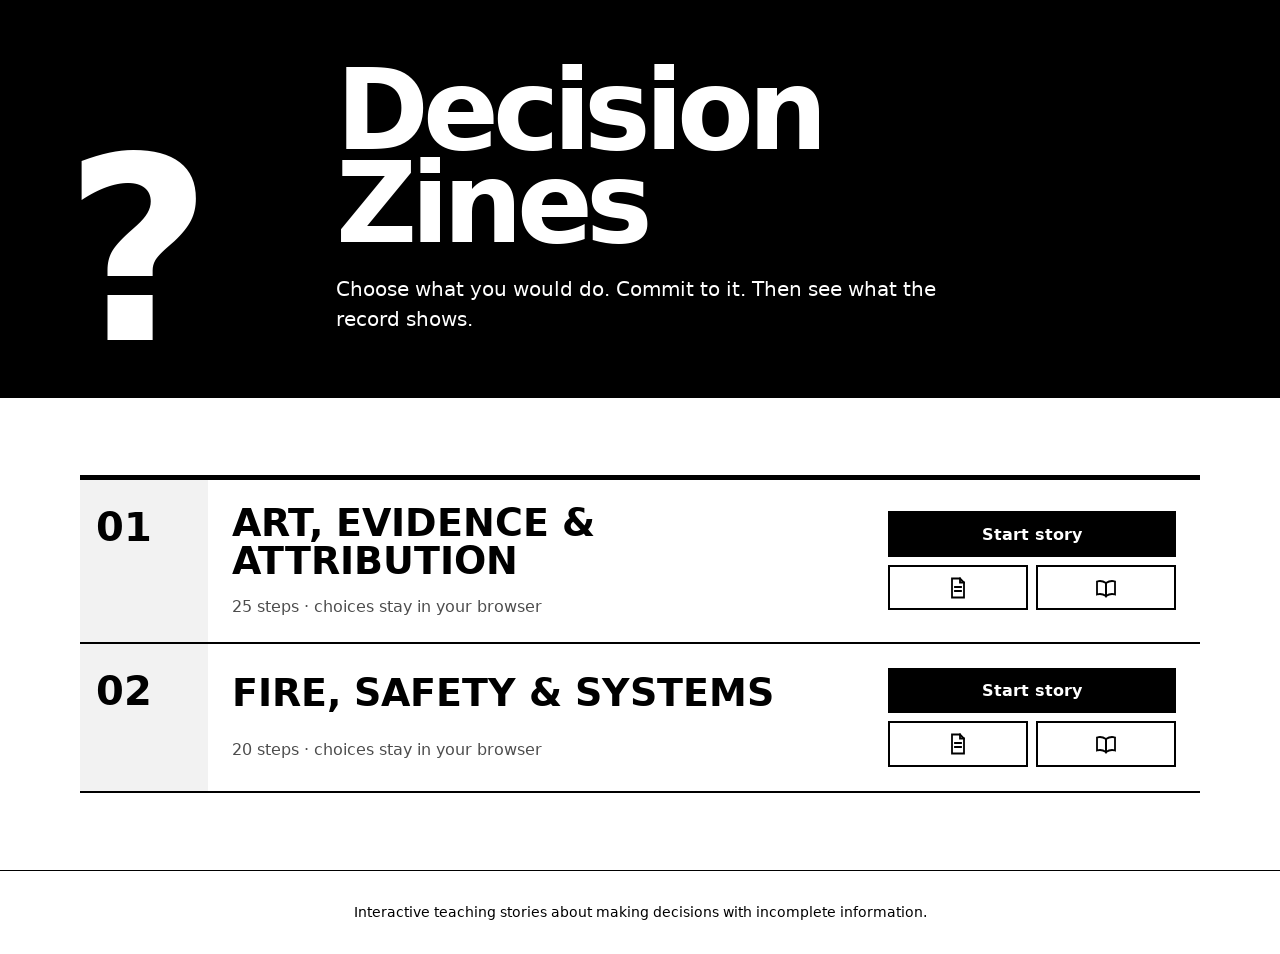
<file: output/site/index.html>
<!doctype html><html lang="en"><head><meta charset="utf-8"><meta name="viewport" content="width=device-width,initial-scale=1"><title>Decision Zines</title><link rel="icon" href="favicon.svg"><link rel="stylesheet" href="collection.css?v=2"></head><body><a class="skip-link" href="#stories">Skip to stories</a><header class="masthead"><p class="masthead__mark" aria-hidden="true">?</p><div><h1>Decision Zines</h1><p>Choose what you would do. Commit to it. Then see what the record shows.</p></div></header><main id="stories"><ol class="story-list"><li class="story"><div class="story__number" aria-hidden="true">01</div><div class="story__body"><h2>ART, EVIDENCE &amp; ATTRIBUTION</h2><p>25 steps · choices stay in your browser</p><div class="story__actions"><a class="start" href="artwork-fire/">Start story</a><a class="download" href="artwork-fire/downloads/artwork-fire-reader.pdf" download aria-label="Download reader PDF" title="Download reader PDF"><svg viewBox="0 0 24 24" aria-hidden="true" focusable="false"><path d="M6 2.5h8l4 4V21.5H6z"/><path d="M14 2.5v4h4M9 11h6M9 15h6"/></svg></a><a class="download" href="artwork-fire/downloads/artwork-fire-booklet.pdf" download aria-label="Download print booklet PDF" title="Download print booklet PDF"><svg viewBox="0 0 24 24" aria-hidden="true" focusable="false"><path d="M3 5.5c3-1 6-.5 9 1.5v13c-3-2-6-2.5-9-1.5z"/><path d="M21 5.5c-3-1-6-.5-9 1.5v13c3-2 6-2.5 9-1.5z"/></svg></a></div></div></li><li class="story"><div class="story__number" aria-hidden="true">02</div><div class="story__body"><h2>FIRE, SAFETY &amp; SYSTEMS</h2><p>20 steps · choices stay in your browser</p><div class="story__actions"><a class="start" href="unplanned-fire-safety/">Start story</a><a class="download" href="unplanned-fire-safety/downloads/unplanned-fire-safety-reader.pdf" download aria-label="Download reader PDF" title="Download reader PDF"><svg viewBox="0 0 24 24" aria-hidden="true" focusable="false"><path d="M6 2.5h8l4 4V21.5H6z"/><path d="M14 2.5v4h4M9 11h6M9 15h6"/></svg></a><a class="download" href="unplanned-fire-safety/downloads/unplanned-fire-safety-booklet.pdf" download aria-label="Download print booklet PDF" title="Download print booklet PDF"><svg viewBox="0 0 24 24" aria-hidden="true" focusable="false"><path d="M3 5.5c3-1 6-.5 9 1.5v13c-3-2-6-2.5-9-1.5z"/><path d="M21 5.5c-3-1-6-.5-9 1.5v13c3-2 6-2.5 9-1.5z"/></svg></a></div></div></li></ol></main><footer><p>Interactive teaching stories about making decisions with incomplete information.</p></footer></body></html>
</file>
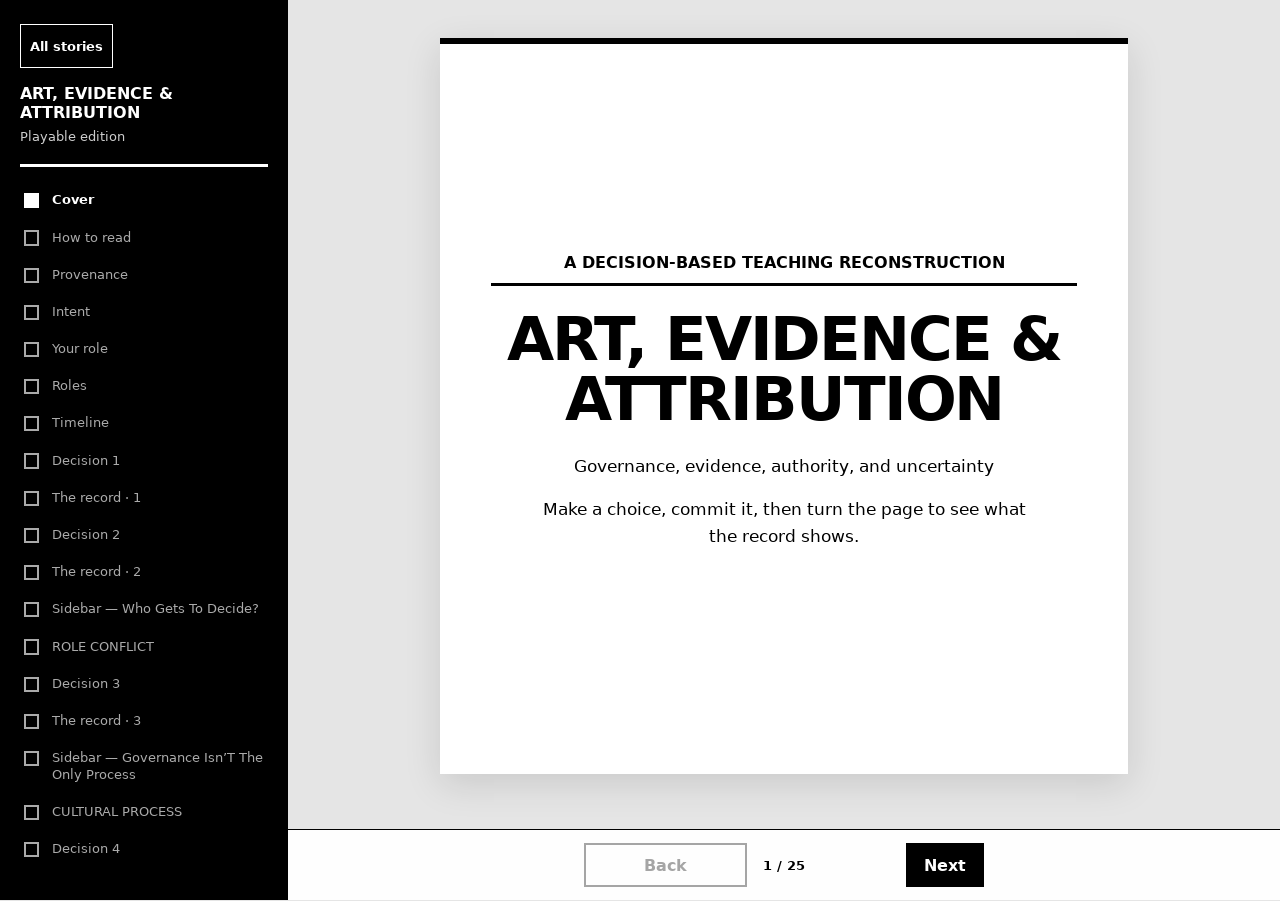
<file: output/site/artwork-fire/index.html>
<!doctype html><html lang="en"><head><meta charset="utf-8"><meta name="viewport" content="width=device-width,initial-scale=1,viewport-fit=cover"><title>ART, EVIDENCE &amp; ATTRIBUTION · Playable edition</title><link rel="icon" href="../favicon.svg"><link rel="stylesheet" href="web.css?v=2"></head><body data-edition="artwork-fire"><a class="skip-link" href="#reader">Skip to the zine</a><div class="app"><aside class="trail" aria-label="Reading progress"><a class="all-stories" href="../">All stories</a><h1 class="trail__title">ART, EVIDENCE &amp; ATTRIBUTION</h1><p class="trail__meta">Playable edition</p><hr class="trail__rule"><details class="trail__contents" open><summary>Contents and progress</summary><ol class="trail__steps"><li data-trail-step>Cover</li><li data-trail-step>How to read</li><li data-trail-step>Provenance</li><li data-trail-step>Intent</li><li data-trail-step>Your role</li><li data-trail-step>Roles</li><li data-trail-step>Timeline</li><li data-trail-step>Decision 1</li><li data-trail-step>The record · 1</li><li data-trail-step>Decision 2</li><li data-trail-step>The record · 2</li><li data-trail-step>Sidebar — Who Gets To Decide?</li><li data-trail-step>ROLE CONFLICT</li><li data-trail-step>Decision 3</li><li data-trail-step>The record · 3</li><li data-trail-step>Sidebar — Governance Isn’T The Only Process</li><li data-trail-step>CULTURAL PROCESS</li><li data-trail-step>Decision 4</li><li data-trail-step>The record · 4</li><li data-trail-step>Decision 5</li><li data-trail-step>The record · 5</li><li data-trail-step>Look back</li><li data-trail-step>Lessons</li><li data-trail-step>Play again</li><li data-trail-step>Sources</li></ol></details></aside><main class="reader" id="reader"><div class="stage"><article id="cover" class="screen screen--cover" tabindex="-1" data-screen-index="0" hidden><div class="cover__kicker">A DECISION-BASED TEACHING RECONSTRUCTION</div><h1>ART, EVIDENCE &amp; ATTRIBUTION</h1><p class="cover__subtitle">Governance, evidence, authority, and uncertainty</p><p class="cover__subtitle">Make a choice, commit it, then turn the page to see what the record shows.</p></article><article id="how-to-read" class="screen screen--foundation" tabindex="-1" data-screen-index="1" hidden><h2>HOW TO READ THIS</h2><p>Make each decision before continuing. After each decision, turn the page to learn what the surviving record establishes and what remains uncertain.</p></article><article id="provenance" class="screen screen--foundation" tabindex="-1" data-screen-index="2" hidden><h2>PROVENANCE VOCABULARY</h2><div class="provenance-grid"><section class="semantic-card semantic-card--documented"><h3 class="semantic-card__title">DOCUMENTED</h3><div class="semantic-card__body"><p>Supported by a contemporaneous, public, or otherwise identified source at the level claimed.</p></div></section><section class="semantic-card semantic-card--recollected"><h3 class="semantic-card__title">RECOLLECTED</h3><div class="semantic-card__body"><p>Participant or contributor recollection not independently verified at the level claimed.</p></div></section><section class="semantic-card semantic-card--unknown"><h3 class="semantic-card__title">UNKNOWN</h3><div class="semantic-card__body"><p>A gap the surviving reconstruction does not establish.</p></div></section><section class="semantic-card semantic-card--teaching-scenario"><h3 class="semantic-card__title">TEACHING SCENARIO</h3><div class="semantic-card__body"><p>Generalized, normalized, or constructed material used to make the exercise understandable or playable.</p></div></section></div></article><article id="intent" class="screen screen--foundation" tabindex="-1" data-screen-index="3" hidden><h2>INTENT</h2><p>CORE QUESTION</p><p>You rarely get to know everything. The question is not simply whether you have enough evidence. The question is: enough evidence to do what?</p></article><article id="identity" class="screen screen--foundation" tabindex="-1" data-screen-index="4" hidden><h2>WHO ARE YOU?</h2><p>You are part of Organizational Leadership for a volunteer-run arts event. A large participant-built artwork burned without an approved burn plan. Safety says the organization does not know who ignited it. The artist is also a member of Organizational Leadership.</p><p>You must decide what the evidence establishes, what action it justifies, what authority the organization actually has, and when to stop investigating.</p></article><article id="roles" class="screen screen--foundation" tabindex="-1" data-screen-index="5" hidden><h2>ROLES IN THIS STORY</h2><ul><li><strong>Organizational Leadership</strong> — the governing body making decisions about evidence, accountability, organizational authority, and when to stop investigating.</li><li><strong>Safety</strong> — the operational function gathering and communicating safety-related information.</li><li><strong>The artist</strong> — creator of the artwork and also a member of Organizational Leadership.</li><li><strong>Other participants</strong> — witnesses, community members, and people whose reports, commentary, or conduct may become part of the record.</li></ul></article><article id="timeline" class="screen screen--timeline" tabindex="-1" data-screen-index="6" hidden><h2>TIMELINE</h2><ol class="story-timeline"><li><div class="timeline-copy"><h3>Before the event</h3><p>The artist’s grant application describes the artwork’s conceptual reference to unauthorized burning while also stating that there were no plans to burn it.</p></div></li><li><div class="timeline-copy"><h3>At the event</h3><p>The artwork burns without an approved burn plan, and the organization does not establish who ignited it.</p></div></li><li><div class="timeline-copy"><h3>In the following months</h3><p>Safety and Leadership gather information, receive participant reports, and evaluate separate propositions about responsibility.</p></div></li><li><div class="timeline-copy"><h3>During the disciplinary stage</h3><p>Leadership considers multiple possible consequences while the artist is also a member of the governing body.</p></div></li><li><div class="timeline-copy"><h3>Later</h3><p>A remaining lead becomes a dead end, Leadership records that there are no more leads, and the investigation closes without a definitive finding identifying the igniter.</p></div></li></ol></article><article id="decision-1" class="screen screen--decision" tabindex="-1" data-screen-index="7" data-decision="decision-1" hidden><p class="section-label">DECISION 1</p><h1>WHAT DOES THE EVIDENCE ACTUALLY ESTABLISH?</h1><div class="context-block"><section class="semantic-card semantic-card--documented"><h3 class="semantic-card__title">DOCUMENTED</h3><div class="semantic-card__body"><p>Before the event, the artist’s grant application explicitly engaged with the idea of artwork being destroyed by unauthorized burning. The proposal said the work was intended to provoke discussion about temporary art, authentic interaction, “the contexts where arson is participation,” and how people divine artistic intent.</p></div></section><section class="semantic-card semantic-card--documented"><h3 class="semantic-card__title">DOCUMENTED</h3><div class="semantic-card__body"><p>The same proposal also stated that there were no plans to burn the artwork.</p></div></section><section class="semantic-card semantic-card--documented"><h3 class="semantic-card__title">DOCUMENTED</h3><div class="semantic-card__body"><p>After the event, the artist described unauthorized burning as a foreseeable but unwanted possibility and said the risk should have been discussed more explicitly with Safety. That later account documents the artist’s retrospective understanding; it does not replace the contemporaneous proposal.</p></div></section></div><section><h2>WHAT DO YOU DO?</h2><ol class="choice-list"><li class="choice"><input type="radio" id="decision-1-option-a" name="decision-1" value="A" data-text="Treat the reference to unauthorized burning as proof that the artist intended the actual burn."><label for="decision-1-option-a"><span class="choice__letter">A</span><span>Treat the reference to unauthorized burning as proof that the artist intended the actual burn.</span></label></li><li class="choice"><input type="radio" id="decision-1-option-b" name="decision-1" value="B" data-text="Treat the statement that there were no plans to burn it as making all other evidence irrelevant."><label for="decision-1-option-b"><span class="choice__letter">B</span><span>Treat the statement that there were no plans to burn it as making all other evidence irrelevant.</span></label></li><li class="choice"><input type="radio" id="decision-1-option-c" name="decision-1" value="C" data-text="Separate the propositions: provenance, foreseeability, intent, authorization, disclosure, and physical ignition."><label for="decision-1-option-c"><span class="choice__letter">C</span><span>Separate the propositions: provenance, foreseeability, intent, authorization, disclosure, and physical ignition.</span></label></li><li class="choice"><input type="radio" id="decision-1-option-d" name="decision-1" value="D" data-text="Wait until the igniter is identified before drawing any conclusions."><label for="decision-1-option-d"><span class="choice__letter">D</span><span>Wait until the igniter is identified before drawing any conclusions.</span></label></li><li class="choice"><input type="radio" id="decision-1-option-e" name="decision-1" value="E" data-text="Choose another response."><label for="decision-1-option-e"><span class="choice__letter">E</span><span>Choose another response.</span></label></li></ol></section><div class="boundary"><div><strong>Commit before you continue.</strong><div class="committed" data-committed hidden></div></div><button class="commit" type="button" data-commit disabled>Submit response</button></div></article><article id="reveal-1" class="screen screen--reveal" tabindex="-1" data-screen-index="8" hidden><p class="section-label">WHAT THE RECORD SHOWS</p><h1>WHAT DOES THE EVIDENCE ACTUALLY ESTABLISH?</h1><aside class="response-recap" data-response-recap="decision-1" hidden><div class="response-recap__label">YOU CHOSE</div><p><strong data-response-label></strong> <span data-response-text></span></p></aside><p>The surviving evidence strongly establishes the artwork’s provenance and conceptual engagement with unauthorized burning. It also documents an express statement that the artwork was not planned to burn.</p><p>It does not establish who physically ignited it.</p><section class="lesson"><div class="lesson-label">TEACHING LESSON</div><div class="lesson-body"><p>Evidence answers propositions, not entire stories.</p><p>Foreseeability is not intent.</p><p>Intent is not authorization.</p><p>Authorization is not ignition.</p><p>Artist identity is not igniter identity.</p><p>Circumstantial evidence matters, but only for the proposition it actually supports.</p></div></section></article><article id="decision-2" class="screen screen--decision" tabindex="-1" data-screen-index="9" data-decision="decision-2" hidden><p class="section-label">DECISION 2</p><h1>HOW DO YOU INVESTIGATE RESPONSIBILITY?</h1><div class="context-block"><p>Months pass. Leadership receives Safety information, participant reports, artist statements, community commentary, and reports that another participant has taken credit for the burn. Some evidence is firsthand. Some is hearsay. Some people are joking, speculating, or contradicting one another.</p><section class="semantic-card semantic-card--documented"><h3 class="semantic-card__title">DOCUMENTED</h3><div class="semantic-card__body"><p>Before a disciplinary decision, a member of Organizational Leadership publicly asked community members to distinguish the facts they believed from the conclusions they wanted Leadership to reach. Leadership and Safety were contending with trolling, gossip, hearsay, and contradictory information.</p></div></section></div><section><h2>WHAT DO YOU DO?</h2><ol class="choice-list"><li class="choice"><input type="radio" id="decision-2-option-a" name="decision-2" value="A" data-text="Ask one question: “Who was responsible?”"><label for="decision-2-option-a"><span class="choice__letter">A</span><span>Ask one question: “Who was responsible?”</span></label></li><li class="choice"><input type="radio" id="decision-2-option-b" name="decision-2" value="B" data-text="Focus only on identifying the person who struck the match."><label for="decision-2-option-b"><span class="choice__letter">B</span><span>Focus only on identifying the person who struck the match.</span></label></li><li class="choice"><input type="radio" id="decision-2-option-c" name="decision-2" value="C" data-text="Build a proposition matrix and evaluate each proposition separately."><label for="decision-2-option-c"><span class="choice__letter">C</span><span>Build a proposition matrix and evaluate each proposition separately.</span></label></li><li class="choice"><input type="radio" id="decision-2-option-d" name="decision-2" value="D" data-text="Treat repeated reports as established facts."><label for="decision-2-option-d"><span class="choice__letter">D</span><span>Treat repeated reports as established facts.</span></label></li><li class="choice"><input type="radio" id="decision-2-option-e" name="decision-2" value="E" data-text="Choose another response."><label for="decision-2-option-e"><span class="choice__letter">E</span><span>Choose another response.</span></label></li></ol></section><div class="boundary"><div><strong>Commit before you continue.</strong><div class="committed" data-committed hidden></div></div><button class="commit" type="button" data-commit disabled>Submit response</button></div></article><article id="reveal-2" class="screen screen--reveal" tabindex="-1" data-screen-index="10" hidden><p class="section-label">WHAT THE RECORD SHOWS</p><h1>HOW DO YOU INVESTIGATE RESPONSIBILITY?</h1><aside class="response-recap" data-response-recap="decision-2" hidden><div class="response-recap__label">YOU CHOSE</div><p><strong data-response-label></strong> <span data-response-text></span></p></aside><p>Leadership used a “more likely than not” frame and tested separate propositions.</p><p>The surviving minutes show no support in the straw poll for either the artist or another investigated participant physically igniting the artwork. They show substantially stronger support for a disclosure concern, and some support for foreseeability and role conflict.</p><section class="semantic-card semantic-card--unknown"><h3 class="semantic-card__title">UNKNOWN</h3><div class="semantic-card__body"><p>The organization had been developing procedures for decisions under incomplete information, including discussion of standards of proof for other Board actions. The surviving reconstruction does not establish that “more likely than not” was a formally adopted disciplinary standard governing this deliberation; the minutes show it being proposed and used here.</p></div></section><section class="lesson"><div class="lesson-label">TEACHING LESSON</div><div class="lesson-body"><p>“Responsibility” is not one proposition.</p><p>A governing body can believe that information should have been disclosed without believing that the artist lied, colluded, knew the igniter, or physically started the fire.</p><p>An organizational decision made under an evidentiary standard does not become definitive historical fact merely because Leadership had to act.</p></div></section></article><article id="support-11" class="screen screen--supporting" tabindex="-1" data-screen-index="11" hidden><h2>SIDEBAR — WHO GETS TO DECIDE?</h2><p>The artist is also a member of Organizational Leadership, and Leadership is evaluating propositions concerning that person’s conduct.</p><section class="semantic-card semantic-card--documented"><h3 class="semantic-card__title">DOCUMENTED</h3><div class="semantic-card__body"><p>The surviving public minutes show the artist present during relevant Leadership proceedings. By the disciplinary stage, Leadership was explicitly evaluating the artist’s disclosure, foreseeability, role conflict, and possible responsibility.</p></div></section><section class="semantic-card semantic-card--unknown"><h3 class="semantic-card__title">UNKNOWN</h3><div class="semantic-card__body"><p>The surviving public record does not document formal recusal, disclosure, abstention, or individual straw-poll votes. Unless another public contemporaneous source surfaces, those details remain UNKNOWN.</p></div></section></article><article id="lesson-12" class="screen screen--lesson" tabindex="-1" data-screen-index="12" hidden><div class="lesson"><div class="lesson-label">TEACHING LESSON</div><div class="lesson-body"><h2>ROLE CONFLICT</h2><p>A role conflict does not itself prove misconduct. But process legitimacy, independence, disclosure, and recusal can matter even when the underlying facts remain uncertain.</p></div></div></article><article id="decision-3" class="screen screen--decision" tabindex="-1" data-screen-index="13" data-decision="decision-3" hidden><p class="section-label">DECISION 3</p><h1>ENOUGH EVIDENCE TO DO WHAT?</h1><div class="context-block"><p>You now have a mixed evidentiary picture. Leadership has not concluded that the artist physically ignited the artwork or colluded with whoever did. There is stronger concern about disclosure and some concern about foreseeability and role conflict.</p><p>The artist is also a member of Organizational Leadership.</p></div><section><h2>WHAT DO YOU DO?</h2><ol class="choice-list"><li class="choice"><input type="radio" id="decision-3-option-a" name="decision-3" value="A" data-text="Remove the artist from Organizational Leadership."><label for="decision-3-option-a"><span class="choice__letter">A</span><span>Remove the artist from Organizational Leadership.</span></label></li><li class="choice"><input type="radio" id="decision-3-option-b" name="decision-3" value="B" data-text="Temporarily suspend voting authority."><label for="decision-3-option-b"><span class="choice__letter">B</span><span>Temporarily suspend voting authority.</span></label></li><li class="choice"><input type="radio" id="decision-3-option-c" name="decision-3" value="C" data-text="Restrict eligibility for named leadership roles."><label for="decision-3-option-c"><span class="choice__letter">C</span><span>Restrict eligibility for named leadership roles.</span></label></li><li class="choice"><input type="radio" id="decision-3-option-d" name="decision-3" value="D" data-text="Restrict access to organizational art funding or placement for a period."><label for="decision-3-option-d"><span class="choice__letter">D</span><span>Restrict access to organizational art funding or placement for a period.</span></label></li><li class="choice"><input type="radio" id="decision-3-option-e" name="decision-3" value="E" data-text="Treat the artist’s public account and apology as sufficient accountability and impose no additional sanction."><label for="decision-3-option-e"><span class="choice__letter">E</span><span>Treat the artist’s public account and apology as sufficient accountability and impose no additional sanction.</span></label></li><li class="choice"><input type="radio" id="decision-3-option-f" name="decision-3" value="F" data-text="Choose another response."><label for="decision-3-option-f"><span class="choice__letter">F</span><span>Choose another response.</span></label></li></ol></section><div class="boundary"><div><strong>Commit before you continue.</strong><div class="committed" data-committed hidden></div></div><button class="commit" type="button" data-commit disabled>Submit response</button></div></article><article id="reveal-3" class="screen screen--reveal" tabindex="-1" data-screen-index="14" hidden><p class="section-label">WHAT THE RECORD SHOWS</p><h1>ENOUGH EVIDENCE TO DO WHAT?</h1><aside class="response-recap" data-response-recap="decision-3" hidden><div class="response-recap__label">YOU CHOSE</div><p><strong data-response-label></strong> <span data-response-text></span></p></aside><p>Leadership considered multiple forms of accountability, including removal, a temporary voting suspension, temporary restrictions on named leadership positions, and temporary restrictions involving art grants or placement.</p><p>The debate included a disagreement about accountability itself. One view was that removal would provide closure and visible accountability. Another was that removal would be punitive and divisive and that accountability had already occurred through the artist’s public account and apology.</p><p>A motion to remove the artist from the governing body failed.</p><section class="lesson"><div class="lesson-label">TEACHING LESSON</div><div class="lesson-body"><p>The question is not merely “Did something go wrong?”</p><p>It is: What proposition do you believe? How certain are you? What consequence is proportionate to that proposition?</p><p>Discipline should not silently punish a more serious allegation than the evidence actually supports.</p></div></section></article><article id="support-15" class="screen screen--supporting" tabindex="-1" data-screen-index="15" hidden><h2>SIDEBAR — GOVERNANCE ISN’T THE ONLY PROCESS</h2><p>While the disciplinary process was still active, participants turned the controversy into satire and fiction.</p><section class="semantic-card semantic-card--recollected"><h3 class="semantic-card__title">RECOLLECTED</h3><div class="semantic-card__body"><p>One contributor, who was also part of Safety leadership, later described writing incident-related fiction to move the conversation away from repeatedly adjudicating whether the artwork was good or bad and toward processing the conflict, laughing about it, and getting on with making the next event happen.</p></div></section><p>The fiction is not evidence of who ignited the artwork or what the artist secretly intended. It is evidence that participants can process unresolved events through channels other than formal governance.</p></article><article id="lesson-16" class="screen screen--lesson" tabindex="-1" data-screen-index="16" hidden><div class="lesson"><div class="lesson-label">TEACHING LESSON</div><div class="lesson-body"><h2>CULTURAL PROCESS</h2><p>Leadership can make organizational decisions. It cannot decide when the community is finished arguing about the story, dictate what the event ultimately means, or control the satire and mythology participants make from it.</p></div></div></article><article id="decision-4" class="screen screen--decision" tabindex="-1" data-screen-index="17" data-decision="decision-4" hidden><p class="section-label">DECISION 4</p><h1>WHAT CAN THE ORGANIZATION ACTUALLY CONTROL?</h1><div class="context-block"><p>The controversy is emotionally intense. Participants disagree about art, safety, responsibility, punishment, and what Leadership should do.</p><section class="semantic-card semantic-card--teaching-scenario"><h3 class="semantic-card__title">TEACHING SCENARIO</h3><div class="semantic-card__body"><p>A participant disputes Leadership’s interpretation and declines further cooperation. Leadership wants closure, but it cannot compel another adult to testify, confess, agree with its account, or keep participating in an investigation.</p></div></section><p>Organizational Leadership is not a general authority over adults. Its practical power comes from the organization.</p><p>It can control things such as governance membership and voting rights, named volunteer or leadership roles, access to organizational resources, grants and placement, event participation where established processes allow it, and organizational communications and policy.</p></div><section><h2>WHAT DO YOU DO?</h2><ol class="choice-list"><li class="choice"><input type="radio" id="decision-4-option-a" name="decision-4" value="A" data-text="Keep investigating until everyone agrees on what happened."><label for="decision-4-option-a"><span class="choice__letter">A</span><span>Keep investigating until everyone agrees on what happened.</span></label></li><li class="choice"><input type="radio" id="decision-4-option-b" name="decision-4" value="B" data-text="Separate the outcomes Leadership can impose from the beliefs or conduct it cannot compel."><label for="decision-4-option-b"><span class="choice__letter">B</span><span>Separate the outcomes Leadership can impose from the beliefs or conduct it cannot compel.</span></label></li><li class="choice"><input type="radio" id="decision-4-option-c" name="decision-4" value="C" data-text="Use every available organizational sanction because those are the only powers available."><label for="decision-4-option-c"><span class="choice__letter">C</span><span>Use every available organizational sanction because those are the only powers available.</span></label></li><li class="choice"><input type="radio" id="decision-4-option-d" name="decision-4" value="D" data-text="Avoid action because organizational authority is limited."><label for="decision-4-option-d"><span class="choice__letter">D</span><span>Avoid action because organizational authority is limited.</span></label></li><li class="choice"><input type="radio" id="decision-4-option-e" name="decision-4" value="E" data-text="Choose another response."><label for="decision-4-option-e"><span class="choice__letter">E</span><span>Choose another response.</span></label></li></ol></section><div class="boundary"><div><strong>Commit before you continue.</strong><div class="committed" data-committed hidden></div></div><button class="commit" type="button" data-commit disabled>Submit response</button></div></article><article id="reveal-4" class="screen screen--reveal" tabindex="-1" data-screen-index="18" hidden><p class="section-label">WHAT THE RECORD SHOWS</p><h1>WHAT CAN THE ORGANIZATION ACTUALLY CONTROL?</h1><aside class="response-recap" data-response-recap="decision-4" hidden><div class="response-recap__label">YOU CHOSE</div><p><strong data-response-label></strong> <span data-response-text></span></p></aside><p>The remedies Leadership discussed were organizational remedies: governance membership, voting, named positions, art funding or placement, and other participation consequences.</p><p>The organization also communicated a general rule: unplanned burns were unacceptable, everyone was responsible for following fire policies, and participants should not destroy another participant’s art or property.</p><p>Leadership did not need to identify the igniter before communicating that general rule.</p><section class="lesson"><div class="lesson-label">TEACHING LESSON</div><div class="lesson-body"><p>Governance power is bounded.</p><p>Limited authority does not mean no authority. Accountability should be expressed through powers the institution legitimately possesses and should remain proportionate to what the evidence supports.</p></div></section></article><article id="decision-5" class="screen screen--decision" tabindex="-1" data-screen-index="19" data-decision="decision-5" hidden><p class="section-label">DECISION 5</p><h1>WHEN DO YOU STOP INVESTIGATING?</h1><div class="context-block"><p>The disciplinary decision does not solve the historical mystery. Reports continue that another participant took credit for the burn. Later records describe that person as an unreliable narrator. Another lead appears.</p><p>You could keep looking.</p><p>Investigations are not free. They consume volunteer time, attention, relationships, leadership capacity, and trust. Those costs do not justify stopping merely because an investigation is uncomfortable. But the expected value of additional investigation matters when deciding whether to continue.</p><section class="semantic-card semantic-card--documented"><h3 class="semantic-card__title">DOCUMENTED</h3><div class="semantic-card__body"><p>The investigation continued across many months during a period that also included broader organizational strain and changes in Safety leadership.</p></div></section><section class="semantic-card semantic-card--unknown"><h3 class="semantic-card__title">UNKNOWN</h3><div class="semantic-card__body"><p>The surviving record does not establish how much of that strain or leadership change was caused by this investigation.</p></div></section></div><section><h2>WHAT DO YOU DO?</h2><ol class="choice-list"><li class="choice"><input type="radio" id="decision-5-option-a" name="decision-5" value="A" data-text="Continue indefinitely because an unresolved incident is unacceptable."><label for="decision-5-option-a"><span class="choice__letter">A</span><span>Continue indefinitely because an unresolved incident is unacceptable.</span></label></li><li class="choice"><input type="radio" id="decision-5-option-b" name="decision-5" value="B" data-text="Stop immediately because the major disciplinary vote is over."><label for="decision-5-option-b"><span class="choice__letter">B</span><span>Stop immediately because the major disciplinary vote is over.</span></label></li><li class="choice"><input type="radio" id="decision-5-option-c" name="decision-5" value="C" data-text="Pursue concrete remaining leads, document what they establish, and stop when there is no evidentially responsible path left."><label for="decision-5-option-c"><span class="choice__letter">C</span><span>Pursue concrete remaining leads, document what they establish, and stop when there is no evidentially responsible path left.</span></label></li><li class="choice"><input type="radio" id="decision-5-option-d" name="decision-5" value="D" data-text="Convert the strongest remaining theory into the official historical account so the organization can have closure."><label for="decision-5-option-d"><span class="choice__letter">D</span><span>Convert the strongest remaining theory into the official historical account so the organization can have closure.</span></label></li><li class="choice"><input type="radio" id="decision-5-option-e" name="decision-5" value="E" data-text="Choose another response."><label for="decision-5-option-e"><span class="choice__letter">E</span><span>Choose another response.</span></label></li></ol></section><div class="boundary"><div><strong>Commit before you continue.</strong><div class="committed" data-committed hidden></div></div><button class="commit" type="button" data-commit disabled>Submit response</button></div></article><article id="reveal-5" class="screen screen--reveal" tabindex="-1" data-screen-index="20" hidden><p class="section-label">WHAT THE RECORD SHOWS</p><h1>WHEN DO YOU STOP INVESTIGATING?</h1><aside class="response-recap" data-response-recap="decision-5" hidden><div class="response-recap__label">YOU CHOSE</div><p><strong data-response-label></strong> <span data-response-text></span></p></aside><p>Leadership continued investigating after the removal vote. A later lead became a dead end. Leadership recorded that there were no more leads and removed the investigation from its agenda.</p><p>The surviving record does not establish a definitive factual finding identifying the igniter.</p><section class="teaching-question"><h2>TEACHING QUESTION</h2><p>Who ignited the artwork?</p><p>UNKNOWN.</p><p>Now ask:</p><p>Which decisions actually required knowing that?</p><p>Which decisions could be made from other facts?</p><p>Which conclusions should remain explicitly uncertain?</p></section><section class="lesson"><div class="lesson-label">TEACHING LESSON</div><div class="lesson-body"><p>Sometimes the responsible stopping rule is not certainty.</p><p>Sometimes it is: there is nowhere evidentially responsible left to go.</p><p>An organization can communicate, learn, govern, impose or reject consequences, and move forward without resolving every factual uncertainty.</p></div></section></article><article id="reflection" class="screen screen--closing" tabindex="-1" data-screen-index="21" hidden><h2>LOOK BACK AT YOUR DECISIONS</h2><p>Return to one decision and change your answer.</p><p>If you require more certainty before acting, what risk do you accept instead?</p><p>If you act earlier, what proposition are you assuming?</p><p>If you impose a stronger consequence, what allegation are you actually punishing?</p><p>If you investigate longer, what additional evidence are you realistically trying to obtain?</p><p>If you stop sooner, what uncertainty are you agreeing to live with?</p><p>The exercise is not to find the one correct historical answer. It is to practice governing when certainty is incomplete.</p></article><article id="lessons" class="screen screen--closing" tabindex="-1" data-screen-index="22" hidden><h2>LESSONS — GOVERNANCE UNDER UNCERTAINTY</h2><ul><li>Evidence supports particular propositions; it does not automatically establish an entire story.</li><li>Foreseeability, intent, authorization, disclosure, and physical ignition are different questions.</li><li>Organizational accountability should be proportionate to the proposition the evidence actually supports.</li><li>Governance power is bounded: an organization can control organizational roles, resources, participation, communications, and policy, but it cannot compel belief, agreement, confession, or cultural closure.</li><li>A responsible investigation can end without certainty when there is no evidentially responsible path left to pursue.</li></ul></article><article id="play-again" class="screen screen--closing" tabindex="-1" data-screen-index="23" hidden><h2>PLAY AGAIN</h2><p>Return to one decision and change your answer. Ask which risk the alternative accepts instead.</p><div class="completion-actions"><button class="commit" type="button" data-restart>Replay story</button><a class="secondary-action" href="../">Return to all stories</a></div></article><article id="sources" class="screen screen--closing" tabindex="-1" data-screen-index="24" hidden><h2>PRIVACY, SOURCES &amp; CONTRIBUTIONS</h2><p>This teaching text is de-identified, not anonymous. Identifying details and organizational terminology may be generalized while preserving the decisions, constraints, evidence distinctions, and outcomes needed for the exercise.</p><h2>SOURCES</h2><p>Sources include public records, contemporaneous documents, and participant recollections as identified throughout. Zine-specific source entries follow when supplied.</p><div class="source-list"><ul><li>the artist’s contemporaneous grant application;</li><li>the artist’s later written account;</li><li>surviving public minutes of Organizational Leadership;</li><li>contemporaneous organizational Safety and public communications;</li><li>participant recollection where explicitly labeled RECOLLECTED.</li></ul></div></article></div></main></div><nav class="controls" aria-label="Page navigation"><button type="button" data-previous>Back</button><span class="counter" data-counter></span><button type="button" data-next>Next</button></nav><div class="status" role="status" aria-live="polite" data-status></div><script type="application/json" id="zine-manifest">{"renderer_version": "web-v1", "document": "artwork-fire", "title": "ART, EVIDENCE & ATTRIBUTION", "screens": [{"id": "cover", "kind": "cover", "label": "Cover"}, {"id": "how-to-read", "kind": "foundation", "label": "How to read"}, {"id": "provenance", "kind": "foundation", "label": "Provenance"}, {"id": "intent", "kind": "foundation", "label": "Intent"}, {"id": "identity", "kind": "foundation", "label": "Your role"}, {"id": "roles", "kind": "foundation", "label": "Roles"}, {"id": "timeline", "kind": "timeline", "label": "Timeline"}, {"id": "decision-1", "kind": "decision", "label": "Decision 1", "decision_id": "decision-1"}, {"id": "reveal-1", "kind": "reveal", "label": "The record · 1", "decision_id": "decision-1"}, {"id": "decision-2", "kind": "decision", "label": "Decision 2", "decision_id": "decision-2"}, {"id": "reveal-2", "kind": "reveal", "label": "The record · 2", "decision_id": "decision-2"}, {"id": "support-11", "kind": "supporting", "label": "Sidebar — Who Gets To Decide?"}, {"id": "lesson-12", "kind": "lesson", "label": "ROLE CONFLICT"}, {"id": "decision-3", "kind": "decision", "label": "Decision 3", "decision_id": "decision-3"}, {"id": "reveal-3", "kind": "reveal", "label": "The record · 3", "decision_id": "decision-3"}, {"id": "support-15", "kind": "supporting", "label": "Sidebar — Governance Isn’T The Only Process"}, {"id": "lesson-16", "kind": "lesson", "label": "CULTURAL PROCESS"}, {"id": "decision-4", "kind": "decision", "label": "Decision 4", "decision_id": "decision-4"}, {"id": "reveal-4", "kind": "reveal", "label": "The record · 4", "decision_id": "decision-4"}, {"id": "decision-5", "kind": "decision", "label": "Decision 5", "decision_id": "decision-5"}, {"id": "reveal-5", "kind": "reveal", "label": "The record · 5", "decision_id": "decision-5"}, {"id": "reflection", "kind": "closing", "label": "Look back"}, {"id": "lessons", "kind": "closing", "label": "Lessons"}, {"id": "play-again", "kind": "closing", "label": "Play again"}, {"id": "sources", "kind": "closing", "label": "Sources"}]}</script><script src="web.js?v=2"></script></body></html>
</file>
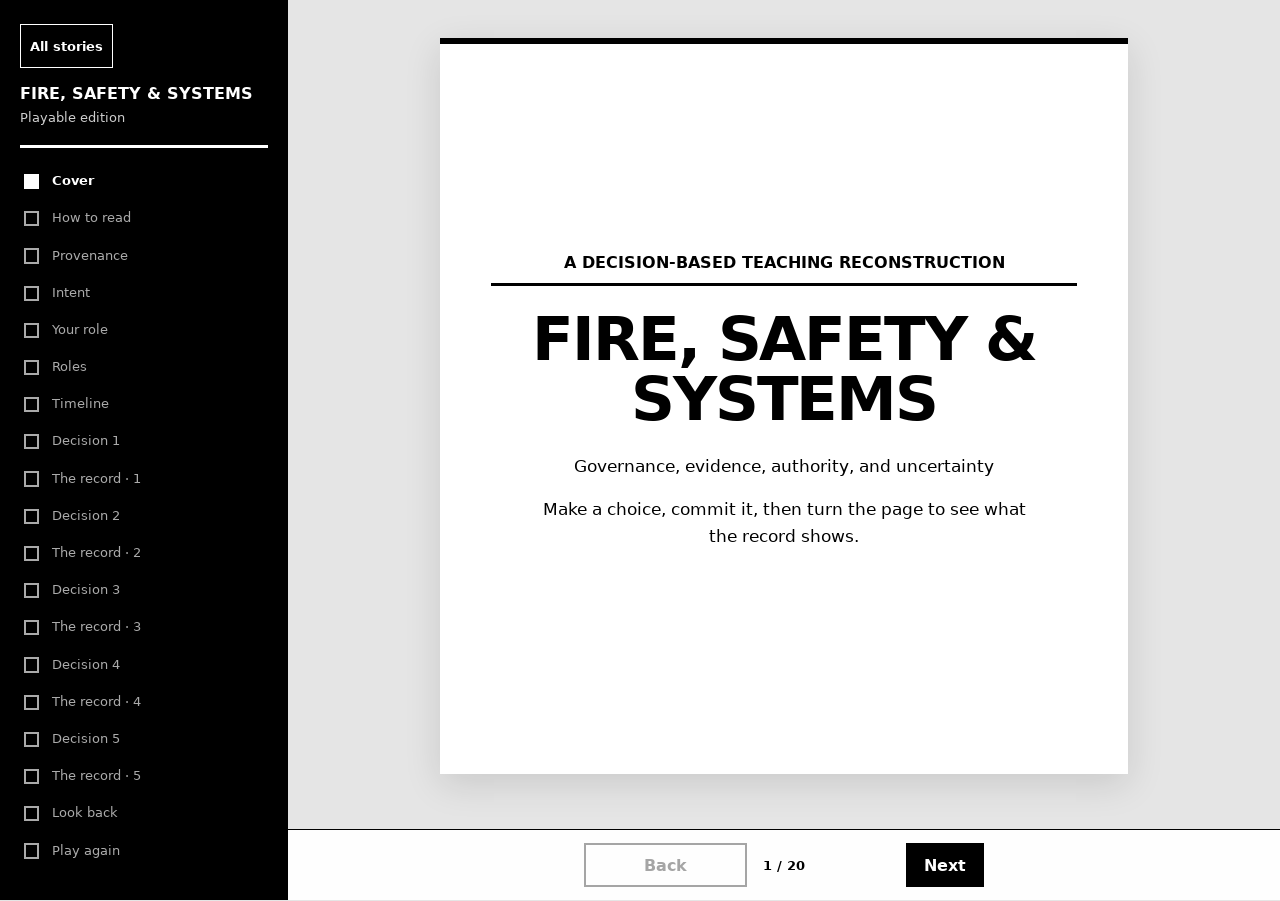
<file: output/site/unplanned-fire-safety/index.html>
<!doctype html><html lang="en"><head><meta charset="utf-8"><meta name="viewport" content="width=device-width,initial-scale=1,viewport-fit=cover"><title>FIRE, SAFETY &amp; SYSTEMS · Playable edition</title><link rel="icon" href="../favicon.svg"><link rel="stylesheet" href="web.css?v=2"></head><body data-edition="unplanned-fire-safety"><a class="skip-link" href="#reader">Skip to the zine</a><div class="app"><aside class="trail" aria-label="Reading progress"><a class="all-stories" href="../">All stories</a><h1 class="trail__title">FIRE, SAFETY &amp; SYSTEMS</h1><p class="trail__meta">Playable edition</p><hr class="trail__rule"><details class="trail__contents" open><summary>Contents and progress</summary><ol class="trail__steps"><li data-trail-step>Cover</li><li data-trail-step>How to read</li><li data-trail-step>Provenance</li><li data-trail-step>Intent</li><li data-trail-step>Your role</li><li data-trail-step>Roles</li><li data-trail-step>Timeline</li><li data-trail-step>Decision 1</li><li data-trail-step>The record · 1</li><li data-trail-step>Decision 2</li><li data-trail-step>The record · 2</li><li data-trail-step>Decision 3</li><li data-trail-step>The record · 3</li><li data-trail-step>Decision 4</li><li data-trail-step>The record · 4</li><li data-trail-step>Decision 5</li><li data-trail-step>The record · 5</li><li data-trail-step>Look back</li><li data-trail-step>Play again</li><li data-trail-step>Sources</li></ol></details></aside><main class="reader" id="reader"><div class="stage"><article id="cover" class="screen screen--cover" tabindex="-1" data-screen-index="0" hidden><div class="cover__kicker">A DECISION-BASED TEACHING RECONSTRUCTION</div><h1>FIRE, SAFETY &amp; SYSTEMS</h1><p class="cover__subtitle">Governance, evidence, authority, and uncertainty</p><p class="cover__subtitle">Make a choice, commit it, then turn the page to see what the record shows.</p></article><article id="how-to-read" class="screen screen--foundation" tabindex="-1" data-screen-index="1" hidden><h2>HOW TO READ THIS</h2><p>Make each decision before continuing. After each decision, turn the page to learn what the surviving record establishes and what remains uncertain.</p></article><article id="provenance" class="screen screen--foundation" tabindex="-1" data-screen-index="2" hidden><h2>PROVENANCE VOCABULARY</h2><div class="provenance-grid"><section class="semantic-card semantic-card--documented"><h3 class="semantic-card__title">DOCUMENTED</h3><div class="semantic-card__body"><p>Supported by a contemporaneous, public, or otherwise identified source at the level claimed.</p></div></section><section class="semantic-card semantic-card--recollected"><h3 class="semantic-card__title">RECOLLECTED</h3><div class="semantic-card__body"><p>Participant or contributor recollection not independently verified at the level claimed.</p></div></section><section class="semantic-card semantic-card--unknown"><h3 class="semantic-card__title">UNKNOWN</h3><div class="semantic-card__body"><p>A gap the surviving reconstruction does not establish.</p></div></section><section class="semantic-card semantic-card--teaching-scenario"><h3 class="semantic-card__title">TEACHING SCENARIO</h3><div class="semantic-card__body"><p>Generalized, normalized, or constructed material used to make the exercise understandable or playable.</p></div></section></div></article><article id="intent" class="screen screen--foundation" tabindex="-1" data-screen-index="3" hidden><h2>INTENT</h2><p>Your organization knows how to manage a planned emergency. What do you do when substantially the same hazard happens without being planned?</p><p>Fire itself was not anomalous at the event. The event intentionally supported art designed to burn and had a system for managing it. Before the event the incident year, official participant communications required advance registration and Fire Core approval for art intended to burn so that fire-safety planning could occur. The sculpture did not have a burn plan. When it burned on Burn Night, Safety was therefore responding not simply to fire, but to an unplanned version of a hazard the organization already knew how to manage when planned.</p><p>The second problem develops after the immediate incident: what does Safety do when organizational leadership may not agree with Safety about how the incident should be followed up or understood? The historical record establishes disagreement and concern; it does not establish that Organizational Leadership obstructed Safety or that Safety actually stifled community discussion.</p></article><article id="identity" class="screen screen--foundation" tabindex="-1" data-screen-index="4" hidden><h2>WHO ARE YOU?</h2><p>You are part of the event's Safety leadership, responding first to an unplanned fire and then to the organizational follow-up.</p></article><article id="roles" class="screen screen--foundation" tabindex="-1" data-screen-index="5" hidden><h2>ROLES IN THIS STORY</h2><p>Safety — investigates hazards, system vulnerabilities, and future prevention.</p><p>Fire — communicates and manages fire-safety expectations.</p><p>Organizational Leadership — handles governance, attribution, and discipline.</p><p>Participants / Witnesses — may provide direct observations or other information.</p></article><article id="timeline" class="screen screen--timeline" tabindex="-1" data-screen-index="6" hidden><h2>TIMELINE</h2><ol class="story-timeline"><li><div class="timeline-copy"><h3>Burn Night</h3><p>An art object burns without an approved burn plan.</p></div></li><li><div class="timeline-copy"><h3>After the Event</h3><p>Safety seeks information and reviews the incident.</p></div></li><li><div class="timeline-copy"><h3>Following Months</h3><p>Safety and organizational leadership separate operational learning from attribution and discipline.</p></div></li><li><div class="timeline-copy"><h3>Investigation Closure</h3><p>Attribution remains unresolved in the surviving record.</p></div></li></ol></article><article id="decision-1" class="screen screen--decision" tabindex="-1" data-screen-index="7" data-decision="decision-1" hidden><p class="section-label">DECISION 1</p><h1>SOMETHING UNEXPECTED IS BURNING</h1><div class="context-block"></div><section><h2 class="section-label">CONTEXT</h2><p>A large art object is burning at an event where intentional burns are normal.</p></section><section><h2>WHAT DO YOU DO?</h2><ol class="choice-list"><li class="choice"><input type="radio" id="decision-1-option-a" name="decision-1" value="A" data-text="It is Burn Night; treat it like the other fires."><label for="decision-1-option-a"><span class="choice__letter">A</span><span>It is Burn Night; treat it like the other fires.</span></label></li><li class="choice"><input type="radio" id="decision-1-option-b" name="decision-1" value="B" data-text="Treat it as an unplanned fire incident and determine what controls are missing."><label for="decision-1-option-b"><span class="choice__letter">B</span><span>Treat it as an unplanned fire incident and determine what controls are missing.</span></label></li><li class="choice"><input type="radio" id="decision-1-option-c" name="decision-1" value="C" data-text="First determine who the artist is and whether they wanted it burned."><label for="decision-1-option-c"><span class="choice__letter">C</span><span>First determine who the artist is and whether they wanted it burned.</span></label></li><li class="choice"><input type="radio" id="decision-1-option-d" name="decision-1" value="D" data-text="Something else."><label for="decision-1-option-d"><span class="choice__letter">D</span><span>Something else.</span></label></li></ol></section><div class="boundary"><div><strong>Commit before you continue.</strong><div class="committed" data-committed hidden></div></div><button class="commit" type="button" data-commit disabled>Submit response</button></div></article><article id="reveal-1" class="screen screen--reveal" tabindex="-1" data-screen-index="8" hidden><p class="section-label">WHAT THE RECORD SHOWS</p><h1>SOMETHING UNEXPECTED IS BURNING</h1><aside class="response-recap" data-response-recap="decision-1" hidden><div class="response-recap__label">YOU CHOSE</div><p><strong data-response-label></strong> <span data-response-text></span></p></aside><p>The sculpture burned at approximately 11 p.m. on Burn Night. Ranger and Fire Safety leadership later stated that the artist did not have a burn plan and that the organization did not know who ignited it. They said the burn violated established fire-art rules and did not condone it.</p></article><article id="decision-2" class="screen screen--decision" tabindex="-1" data-screen-index="9" data-decision="decision-2" hidden><p class="section-label">DECISION 2</p><h1>THE FIRE IS OUT. IS THE INCIDENT OVER?</h1><div class="context-block"></div><section><h2 class="section-label">CONTEXT</h2><p>The immediate fire has ended. There may have been no catastrophic outcome. You still do not know why the burn occurred or who ignited the object.</p></section><section><h2>WHAT DO YOU DO?</h2><ol class="choice-list"><li class="choice"><input type="radio" id="decision-2-option-a" name="decision-2" value="A" data-text="Close the incident because the immediate hazard has passed."><label for="decision-2-option-a"><span class="choice__letter">A</span><span>Close the incident because the immediate hazard has passed.</span></label></li><li class="choice"><input type="radio" id="decision-2-option-b" name="decision-2" value="B" data-text="Conduct an After Action Review focused on system vulnerabilities and future prevention."><label for="decision-2-option-b"><span class="choice__letter">B</span><span>Conduct an After Action Review focused on system vulnerabilities and future prevention.</span></label></li><li class="choice"><input type="radio" id="decision-2-option-c" name="decision-2" value="C" data-text="Focus primarily on identifying and disciplining the person who ignited it."><label for="decision-2-option-c"><span class="choice__letter">C</span><span>Focus primarily on identifying and disciplining the person who ignited it.</span></label></li><li class="choice"><input type="radio" id="decision-2-option-d" name="decision-2" value="D" data-text="Hand the entire matter to Organizational Leadership."><label for="decision-2-option-d"><span class="choice__letter">D</span><span>Hand the entire matter to Organizational Leadership.</span></label></li><li class="choice"><input type="radio" id="decision-2-option-e" name="decision-2" value="E" data-text="Something else."><label for="decision-2-option-e"><span class="choice__letter">E</span><span>Something else.</span></label></li></ol></section><div class="boundary"><div><strong>Commit before you continue.</strong><div class="committed" data-committed hidden></div></div><button class="commit" type="button" data-commit disabled>Submit response</button></div></article><article id="reveal-2" class="screen screen--reveal" tabindex="-1" data-screen-index="10" hidden><p class="section-label">WHAT THE RECORD SHOWS</p><h1>THE FIRE IS OUT. IS THE INCIDENT OVER?</h1><aside class="response-recap" data-response-recap="decision-2" hidden><div class="response-recap__label">YOU CHOSE</div><p><strong data-response-label></strong> <span data-response-text></span></p></aside><p>Safety framed its follow-up through the After Action Report process. Its public request said the purpose was to identify vulnerabilities in systems and improve future operations, and asked direct witnesses with relevant information to contact Fire or submit an AAR. Safety also stated that its goal was not to suppress experimental or risky art, but to support it through reasonable risk mitigation.</p></article><article id="decision-3" class="screen screen--decision" tabindex="-1" data-screen-index="11" data-decision="decision-3" hidden><p class="section-label">DECISION 3</p><h1>WHAT EXACTLY ARE YOU INVESTIGATING?</h1><div class="context-block"></div><section><h2 class="section-label">CONTEXT</h2><p>Witness information is incomplete. People want to know who did it. Safety also needs to understand how an unplanned burn became possible.</p></section><section><h2>WHAT DO YOU DO?</h2><p>Which questions belong to the safety investigation?</p><p>Questions may include:</p><p class="response-instruction">Select all that apply.</p><ul class="choice-list"><li class="choice"><input type="checkbox" id="decision-3-option-a" name="decision-3" value="A" data-text="Why was an unplanned burn possible?"><label for="decision-3-option-a"><span class="choice__letter">A</span><span>Why was an unplanned burn possible?</span></label></li><li class="choice"><input type="checkbox" id="decision-3-option-b" name="decision-3" value="B" data-text="Which safeguards or planning processes were bypassed?"><label for="decision-3-option-b"><span class="choice__letter">B</span><span>Which safeguards or planning processes were bypassed?</span></label></li><li class="choice"><input type="checkbox" id="decision-3-option-c" name="decision-3" value="C" data-text="What would reduce the chance or consequences of recurrence?"><label for="decision-3-option-c"><span class="choice__letter">C</span><span>What would reduce the chance or consequences of recurrence?</span></label></li><li class="choice"><input type="checkbox" id="decision-3-option-d" name="decision-3" value="D" data-text="What did witnesses directly observe?"><label for="decision-3-option-d"><span class="choice__letter">D</span><span>What did witnesses directly observe?</span></label></li><li class="choice"><input type="checkbox" id="decision-3-option-e" name="decision-3" value="E" data-text="Who physically ignited the object?"><label for="decision-3-option-e"><span class="choice__letter">E</span><span>Who physically ignited the object?</span></label></li><li class="choice"><input type="checkbox" id="decision-3-option-f" name="decision-3" value="F" data-text="Who should determine individual responsibility or discipline?"><label for="decision-3-option-f"><span class="choice__letter">F</span><span>Who should determine individual responsibility or discipline?</span></label></li></ul></section><div class="boundary"><div><strong>Commit before you continue.</strong><div class="committed" data-committed hidden></div></div><button class="commit" type="button" data-commit disabled>Submit response</button></div></article><article id="reveal-3" class="screen screen--reveal" tabindex="-1" data-screen-index="12" hidden><p class="section-label">WHAT THE RECORD SHOWS</p><h1>WHAT EXACTLY ARE YOU INVESTIGATING?</h1><aside class="response-recap" data-response-recap="decision-3" hidden><div class="response-recap__label">YOU CHOSE</div><p><strong data-response-label></strong> <span data-response-text></span></p></aside><p>By January the following year, the event explicitly separated functions. Fire was tasked with communicating the general lesson that unplanned burns were unacceptable, while Organizational Leadership stated that it—not Safety—would pursue the question of the person responsible. Safety could provide information from its investigation.</p></article><article id="decision-4" class="screen screen--decision" tabindex="-1" data-screen-index="13" data-decision="decision-4" hidden><p class="section-label">DECISION 4</p><h1>WHAT IF SAFETY AND ORGANIZATIONAL LEADERSHIP DISAGREE?</h1><div class="context-block"></div><section><h2 class="section-label">CONTEXT</h2><p>Organizational leadership later expresses concern that the way Safety gathered information may have affected a broader community or artistic conversation. Safety still has a legitimate need to understand an unauthorized fire.</p></section><section><h2>WHAT DO YOU DO?</h2><ol class="choice-list"><li class="choice"><input type="radio" id="decision-4-option-a" name="decision-4" value="A" data-text="Stop the investigation because the Organizational Leadership objects to its effects."><label for="decision-4-option-a"><span class="choice__letter">A</span><span>Stop the investigation because the Organizational Leadership objects to its effects.</span></label></li><li class="choice"><input type="radio" id="decision-4-option-b" name="decision-4" value="B" data-text="Continue exactly as before because Safety owns all questions involving the incident."><label for="decision-4-option-b"><span class="choice__letter">B</span><span>Continue exactly as before because Safety owns all questions involving the incident.</span></label></li><li class="choice"><input type="radio" id="decision-4-option-c" name="decision-4" value="C" data-text="Clarify Safety&#x27;s operational purpose, document what is known, and separate system-learning work from governance, discipline, and broader cultural discussion."><label for="decision-4-option-c"><span class="choice__letter">C</span><span>Clarify Safety's operational purpose, document what is known, and separate system-learning work from governance, discipline, and broader cultural discussion.</span></label></li><li class="choice"><input type="radio" id="decision-4-option-d" name="decision-4" value="D" data-text="Escalate the disagreement as a governance question while preserving the operational record."><label for="decision-4-option-d"><span class="choice__letter">D</span><span>Escalate the disagreement as a governance question while preserving the operational record.</span></label></li><li class="choice"><input type="radio" id="decision-4-option-e" name="decision-4" value="E" data-text="Something else."><label for="decision-4-option-e"><span class="choice__letter">E</span><span>Something else.</span></label></li></ol></section><div class="boundary"><div><strong>Commit before you continue.</strong><div class="committed" data-committed hidden></div></div><button class="commit" type="button" data-commit disabled>Submit response</button></div></article><article id="reveal-4" class="screen screen--reveal" tabindex="-1" data-screen-index="14" hidden><p class="section-label">WHAT THE RECORD SHOWS</p><h1>WHAT IF SAFETY AND ORGANIZATIONAL LEADERSHIP DISAGREE?</h1><aside class="response-recap" data-response-recap="decision-4" hidden><div class="response-recap__label">YOU CHOSE</div><p><strong data-response-label></strong> <span data-response-text></span></p></aside><p>August the incident year Board minutes record concern that Safety's information-gathering tone might have changed subsequent online discussion and may have short-circuited broader discussion hoped for by the artist. The minutes establish that Organizational Leadership held this concern. They do not establish that Safety actually suppressed or changed the conversation, and the underlying online discussion is presently unavailable for independent review.</p></article><article id="decision-5" class="screen screen--decision" tabindex="-1" data-screen-index="15" data-decision="decision-5" hidden><p class="section-label">DECISION 5</p><h1>DO YOU NEED TO SOLVE THE MYSTERY TO FIX THE SAFETY PROBLEM?</h1><div class="context-block"></div><section><h2 class="section-label">CONTEXT</h2><p>The attribution investigation continues for months. Evidence remains incomplete and the identity of the person who physically ignited the sculpture is not definitively established in the surviving record.</p></section><section><h2>WHAT DO YOU DO?</h2><p>Can Safety still close the operational loop?</p><ol class="choice-list"><li class="choice"><input type="radio" id="decision-5-option-a" name="decision-5" value="A" data-text="Yes."><label for="decision-5-option-a"><span class="choice__letter">A</span><span>Yes.</span></label></li><li class="choice"><input type="radio" id="decision-5-option-b" name="decision-5" value="B" data-text="No."><label for="decision-5-option-b"><span class="choice__letter">B</span><span>No.</span></label></li></ol></section><div class="boundary"><div><strong>Commit before you continue.</strong><div class="committed" data-committed hidden></div></div><button class="commit" type="button" data-commit disabled>Submit response</button></div></article><article id="reveal-5" class="screen screen--reveal" tabindex="-1" data-screen-index="16" hidden><p class="section-label">WHAT THE RECORD SHOWS</p><h1>DO YOU NEED TO SOLVE THE MYSTERY TO FIX THE SAFETY PROBLEM?</h1><aside class="response-recap" data-response-recap="decision-5" hidden><div class="response-recap__label">YOU CHOSE</div><p><strong data-response-label></strong> <span data-response-text></span></p></aside><p>The organization eventually separated the general safety message from sculpture-specific attribution. The organizational record says a general unplanned-burn statement was completed and reviewed, although no corresponding official Announce publication has been located. The attribution and disciplinary process continued separately and ultimately ended without a definitive surviving factual finding identifying the igniter.</p></article><article id="reflection" class="screen screen--closing" tabindex="-1" data-screen-index="17" hidden><h2>LOOK BACK AT YOUR DECISIONS</h2><p>Safety never needs the sculpture to become a solved whodunit in order to learn from it.</p><p>The operational questions are simpler and more durable:</p><ul><li>What happened outside the plan?</li><li>Why was it possible?</li><li>What controls were absent or bypassed?</li><li>What does the organization need to know next time?</li><li>Which questions belong to Safety, and which need to move somewhere else?</li></ul></article><article id="play-again" class="screen screen--closing" tabindex="-1" data-screen-index="18" hidden><h2>PLAY AGAIN</h2><p>Return to one decision and change your answer. Ask which risk the alternative accepts instead.</p><div class="completion-actions"><button class="commit" type="button" data-restart>Replay story</button><a class="secondary-action" href="../">Return to all stories</a></div></article><article id="sources" class="screen screen--closing" tabindex="-1" data-screen-index="19" hidden><h2>PRIVACY, SOURCES &amp; CONTRIBUTIONS</h2><p>This teaching text is de-identified, not anonymous. Identifying details and organizational terminology may be generalized while preserving the decisions, constraints, evidence distinctions, and outcomes needed for the exercise.</p><h2>SOURCES</h2><p>Sources include public records, contemporaneous documents, and participant recollections as identified throughout. Zine-specific source entries follow when supplied.</p></article></div></main></div><nav class="controls" aria-label="Page navigation"><button type="button" data-previous>Back</button><span class="counter" data-counter></span><button type="button" data-next>Next</button></nav><div class="status" role="status" aria-live="polite" data-status></div><script type="application/json" id="zine-manifest">{"renderer_version": "web-v1", "document": "unplanned-fire-safety", "title": "FIRE, SAFETY & SYSTEMS", "screens": [{"id": "cover", "kind": "cover", "label": "Cover"}, {"id": "how-to-read", "kind": "foundation", "label": "How to read"}, {"id": "provenance", "kind": "foundation", "label": "Provenance"}, {"id": "intent", "kind": "foundation", "label": "Intent"}, {"id": "identity", "kind": "foundation", "label": "Your role"}, {"id": "roles", "kind": "foundation", "label": "Roles"}, {"id": "timeline", "kind": "timeline", "label": "Timeline"}, {"id": "decision-1", "kind": "decision", "label": "Decision 1", "decision_id": "decision-1"}, {"id": "reveal-1", "kind": "reveal", "label": "The record · 1", "decision_id": "decision-1"}, {"id": "decision-2", "kind": "decision", "label": "Decision 2", "decision_id": "decision-2"}, {"id": "reveal-2", "kind": "reveal", "label": "The record · 2", "decision_id": "decision-2"}, {"id": "decision-3", "kind": "decision", "label": "Decision 3", "decision_id": "decision-3"}, {"id": "reveal-3", "kind": "reveal", "label": "The record · 3", "decision_id": "decision-3"}, {"id": "decision-4", "kind": "decision", "label": "Decision 4", "decision_id": "decision-4"}, {"id": "reveal-4", "kind": "reveal", "label": "The record · 4", "decision_id": "decision-4"}, {"id": "decision-5", "kind": "decision", "label": "Decision 5", "decision_id": "decision-5"}, {"id": "reveal-5", "kind": "reveal", "label": "The record · 5", "decision_id": "decision-5"}, {"id": "reflection", "kind": "closing", "label": "Look back"}, {"id": "play-again", "kind": "closing", "label": "Play again"}, {"id": "sources", "kind": "closing", "label": "Sources"}]}</script><script src="web.js?v=2"></script></body></html>
</file>
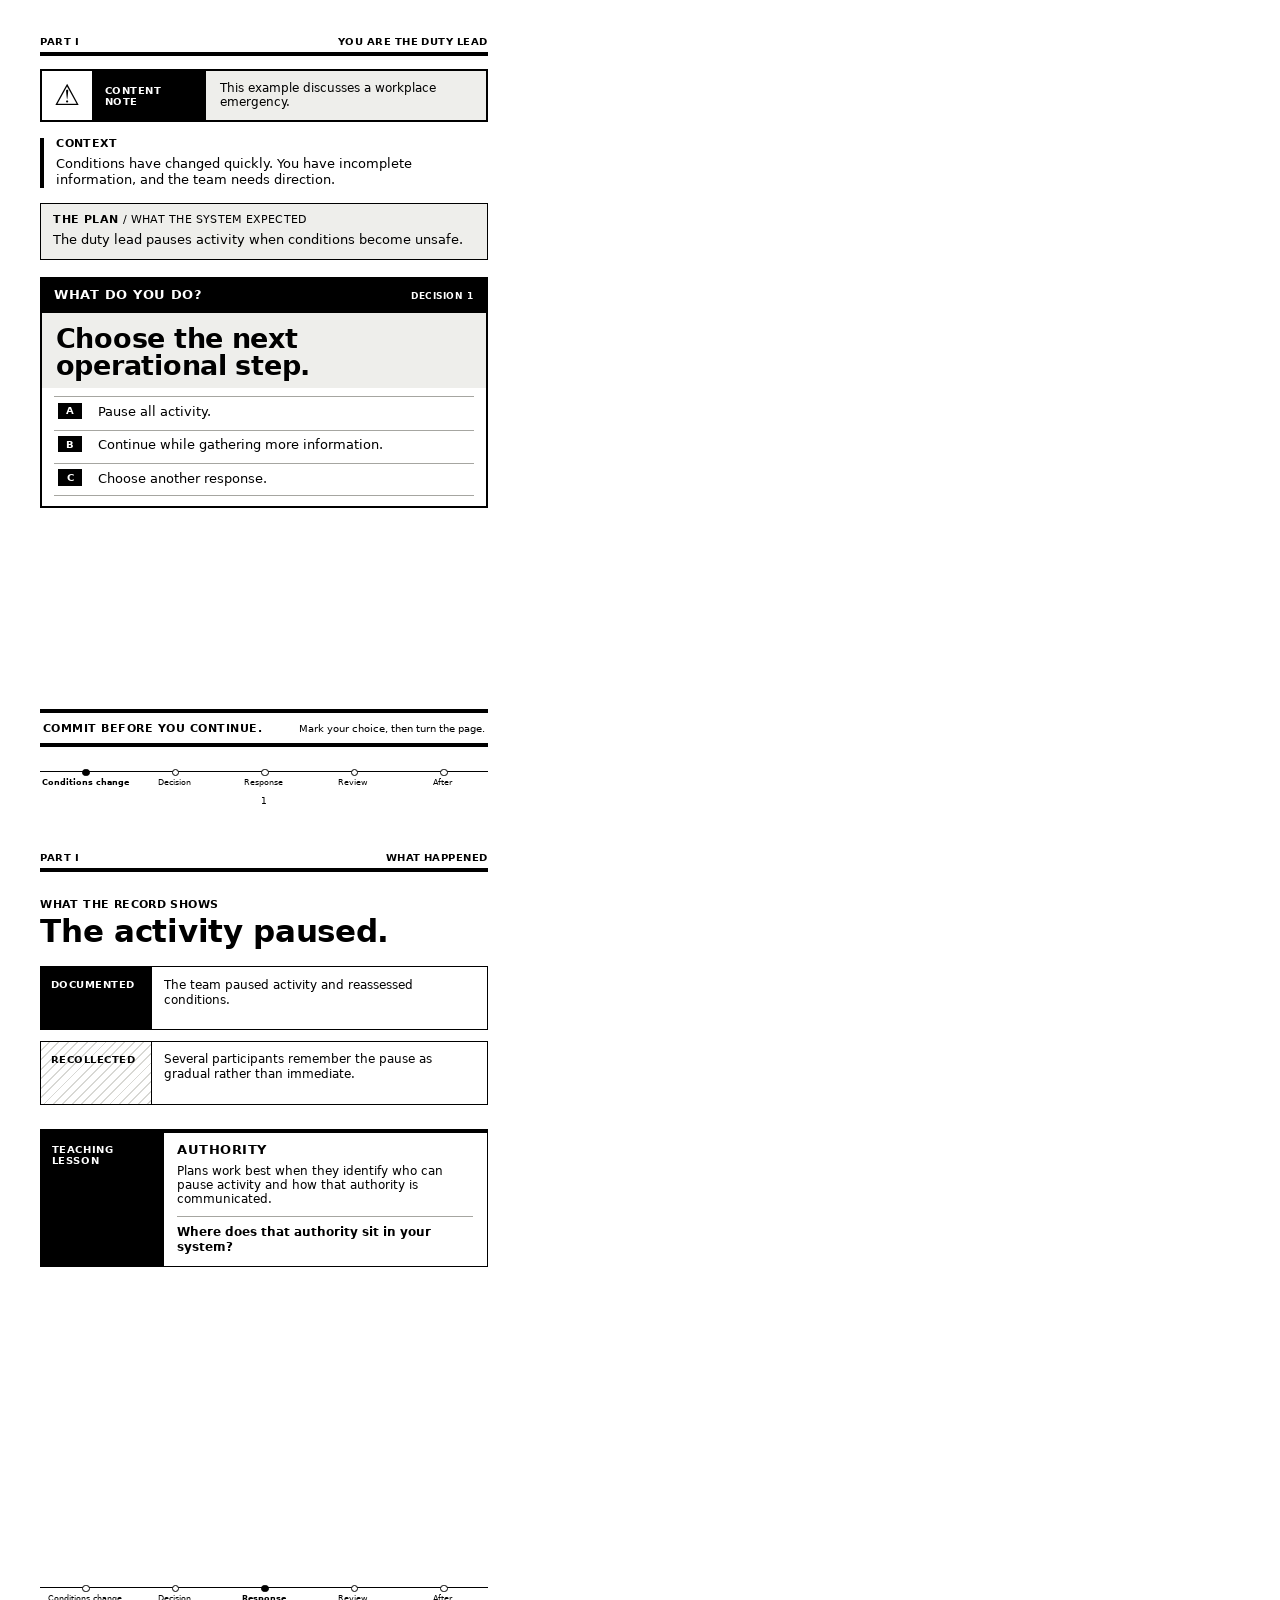
<file: prototype/one-decision.html>
<!doctype html>
<html lang="en"><head><meta charset="utf-8"><title>Refined One Decision Prototype</title><link rel="stylesheet" href="print.css"></head>
<body>
<article class="page decision-page">
  <header class="running-head"><span>PART I</span><span>YOU ARE THE DUTY LEAD</span></header>
  <aside class="content-note"><span class="alert-icon" aria-hidden="true">⚠</span><b>CONTENT NOTE</b><p>This example discusses a workplace emergency.</p></aside>
  <section class="context"><h2>CONTEXT</h2><p>Conditions have changed quickly. You have incomplete information, and the team needs direction.</p></section>
  <section class="plan"><h2>THE PLAN</h2><p>The duty lead pauses activity when conditions become unsafe.</p></section>
  <section class="decision"><h2><span>WHAT DO YOU DO?</span><small>DECISION 1</small></h2><h1>Choose the next operational step.</h1>
    <ol type="A"><li><span>Pause all activity.</span></li><li><span>Continue while gathering more information.</span></li><li><span>Choose another response.</span></li></ol>
  </section>
  <section class="commit"><b>COMMIT BEFORE YOU CONTINUE.</b><span>Mark your choice, then turn the page.</span></section>
  <nav class="timeline" aria-label="Story timeline"><span class="active">Conditions change</span><span>Decision</span><span>Response</span><span>Review</span><span>After</span></nav>
  <footer>1</footer>
</article>
<article class="page reveal-page">
  <header class="running-head"><span>PART I</span><span>WHAT HAPPENED</span></header>
  <section class="reveal"><h2>WHAT THE RECORD SHOWS</h2><h1>The activity paused.</h1>
    <div class="evidence documented"><b>DOCUMENTED</b><p>The team paused activity and reassessed conditions.</p></div>
    <div class="evidence recollected"><b>RECOLLECTED</b><p>Several participants remember the pause as gradual rather than immediate.</p></div>
  </section>
  <section class="lesson"><div class="lesson-label">TEACHING LESSON</div><div class="lesson-body"><h2>AUTHORITY</h2><p>Plans work best when they identify who can pause activity and how that authority is communicated.</p><p class="question">Where does that authority sit in your system?</p></div></section>
  <nav class="timeline" aria-label="Story timeline"><span>Conditions change</span><span>Decision</span><span class="active">Response</span><span>Review</span><span>After</span></nav>
  <footer>2</footer>
</article>
</body></html>
</file>
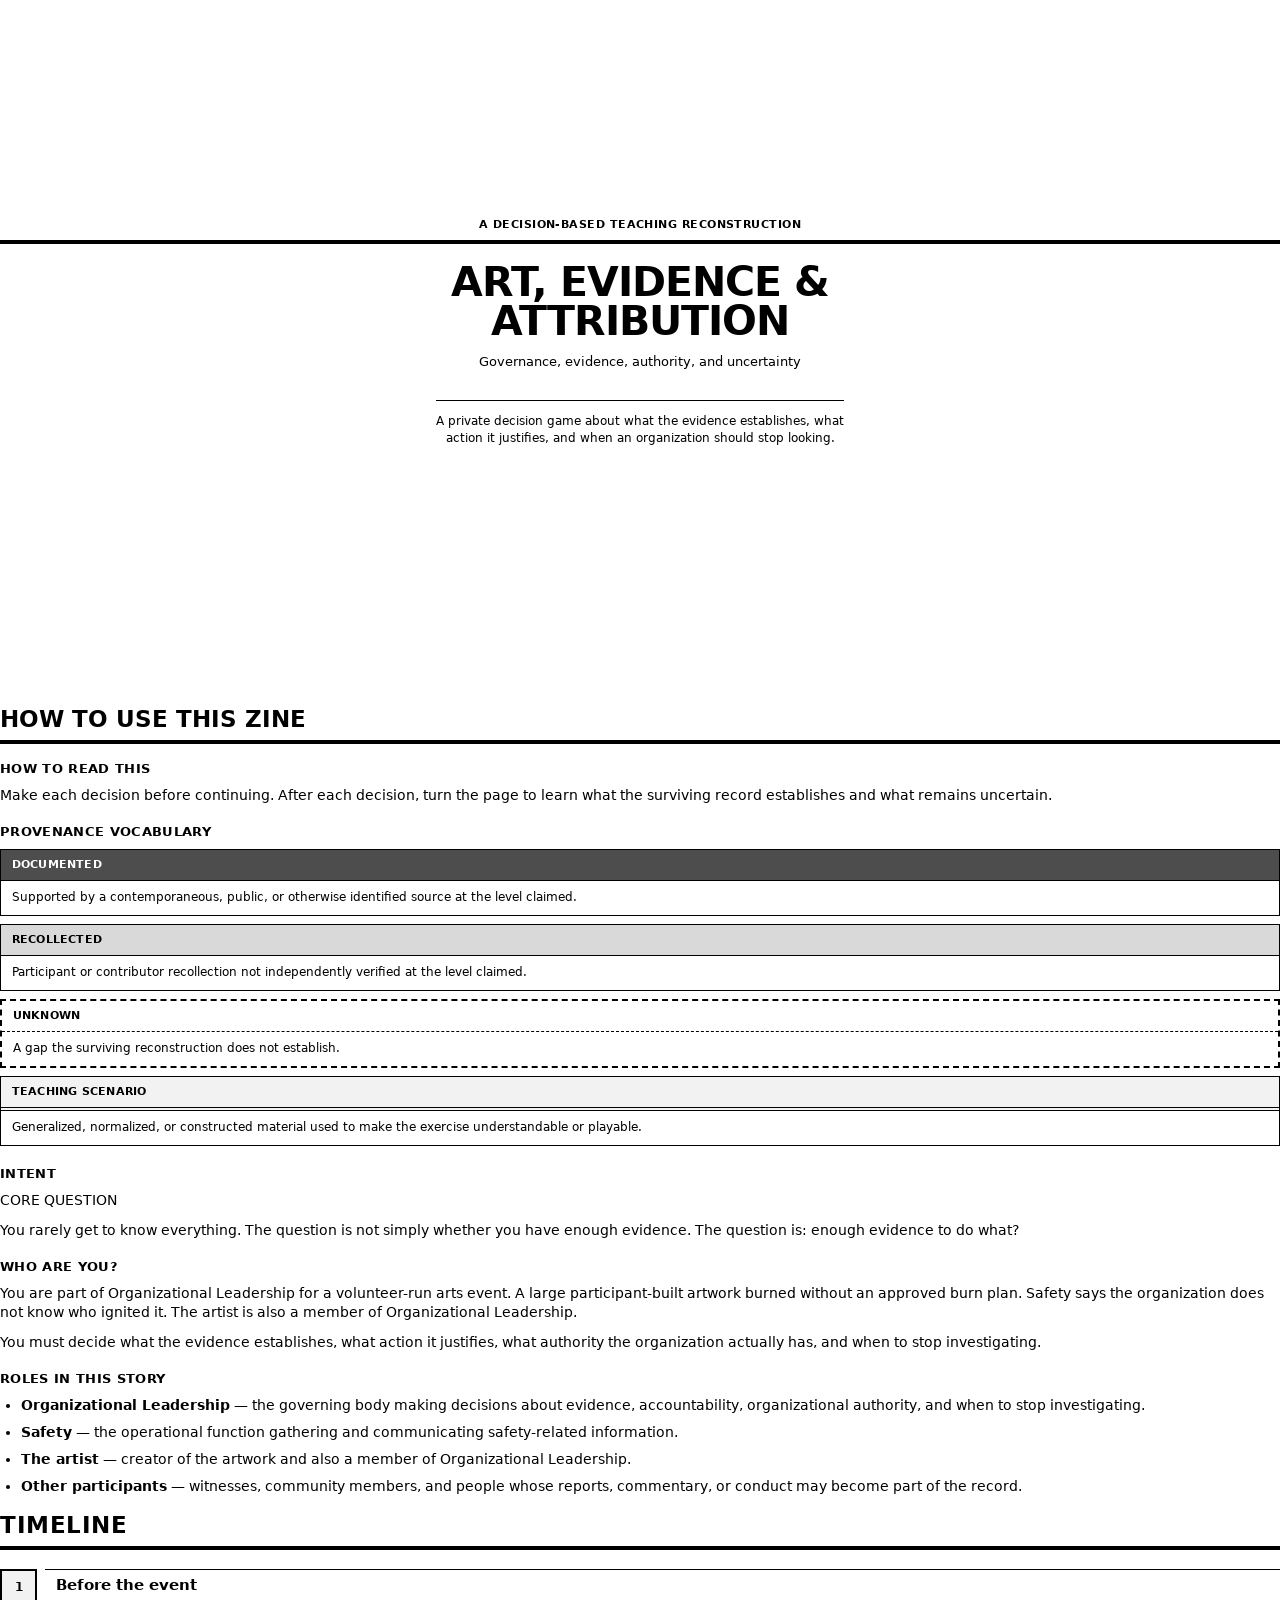
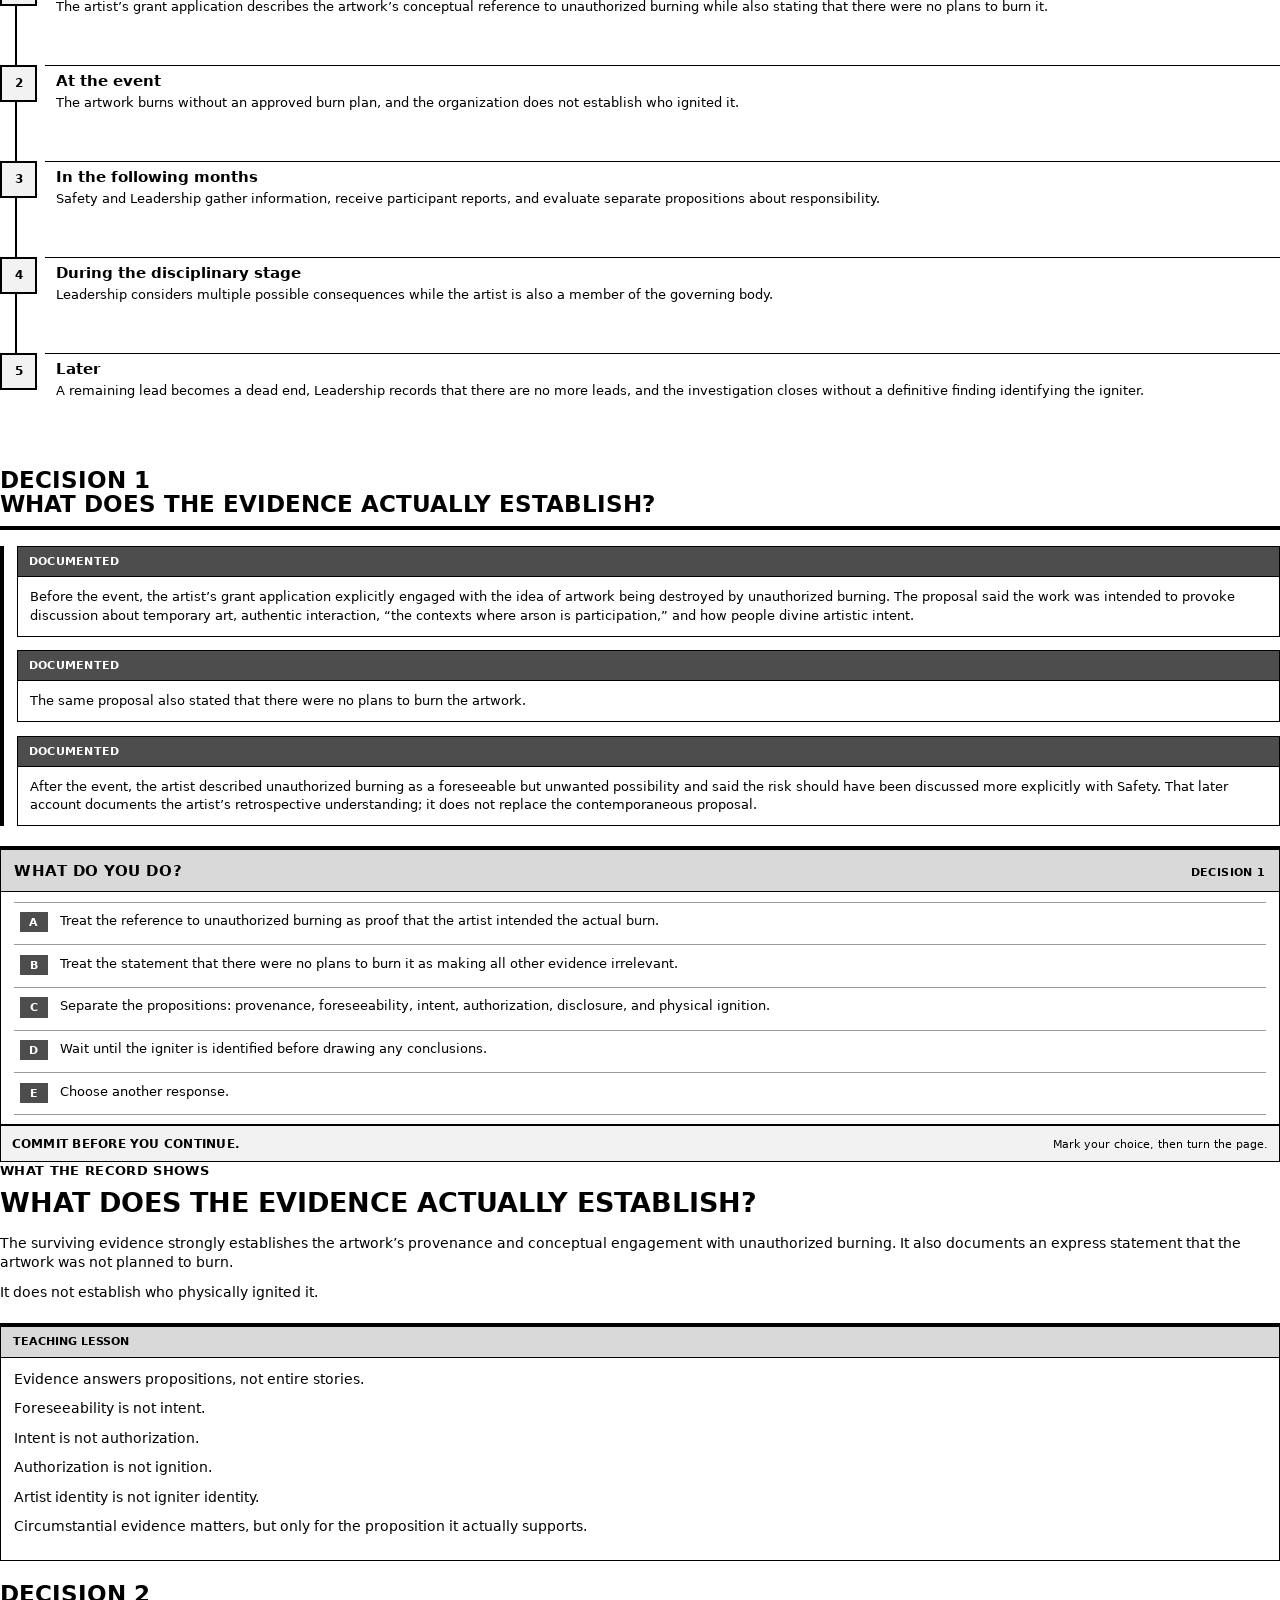
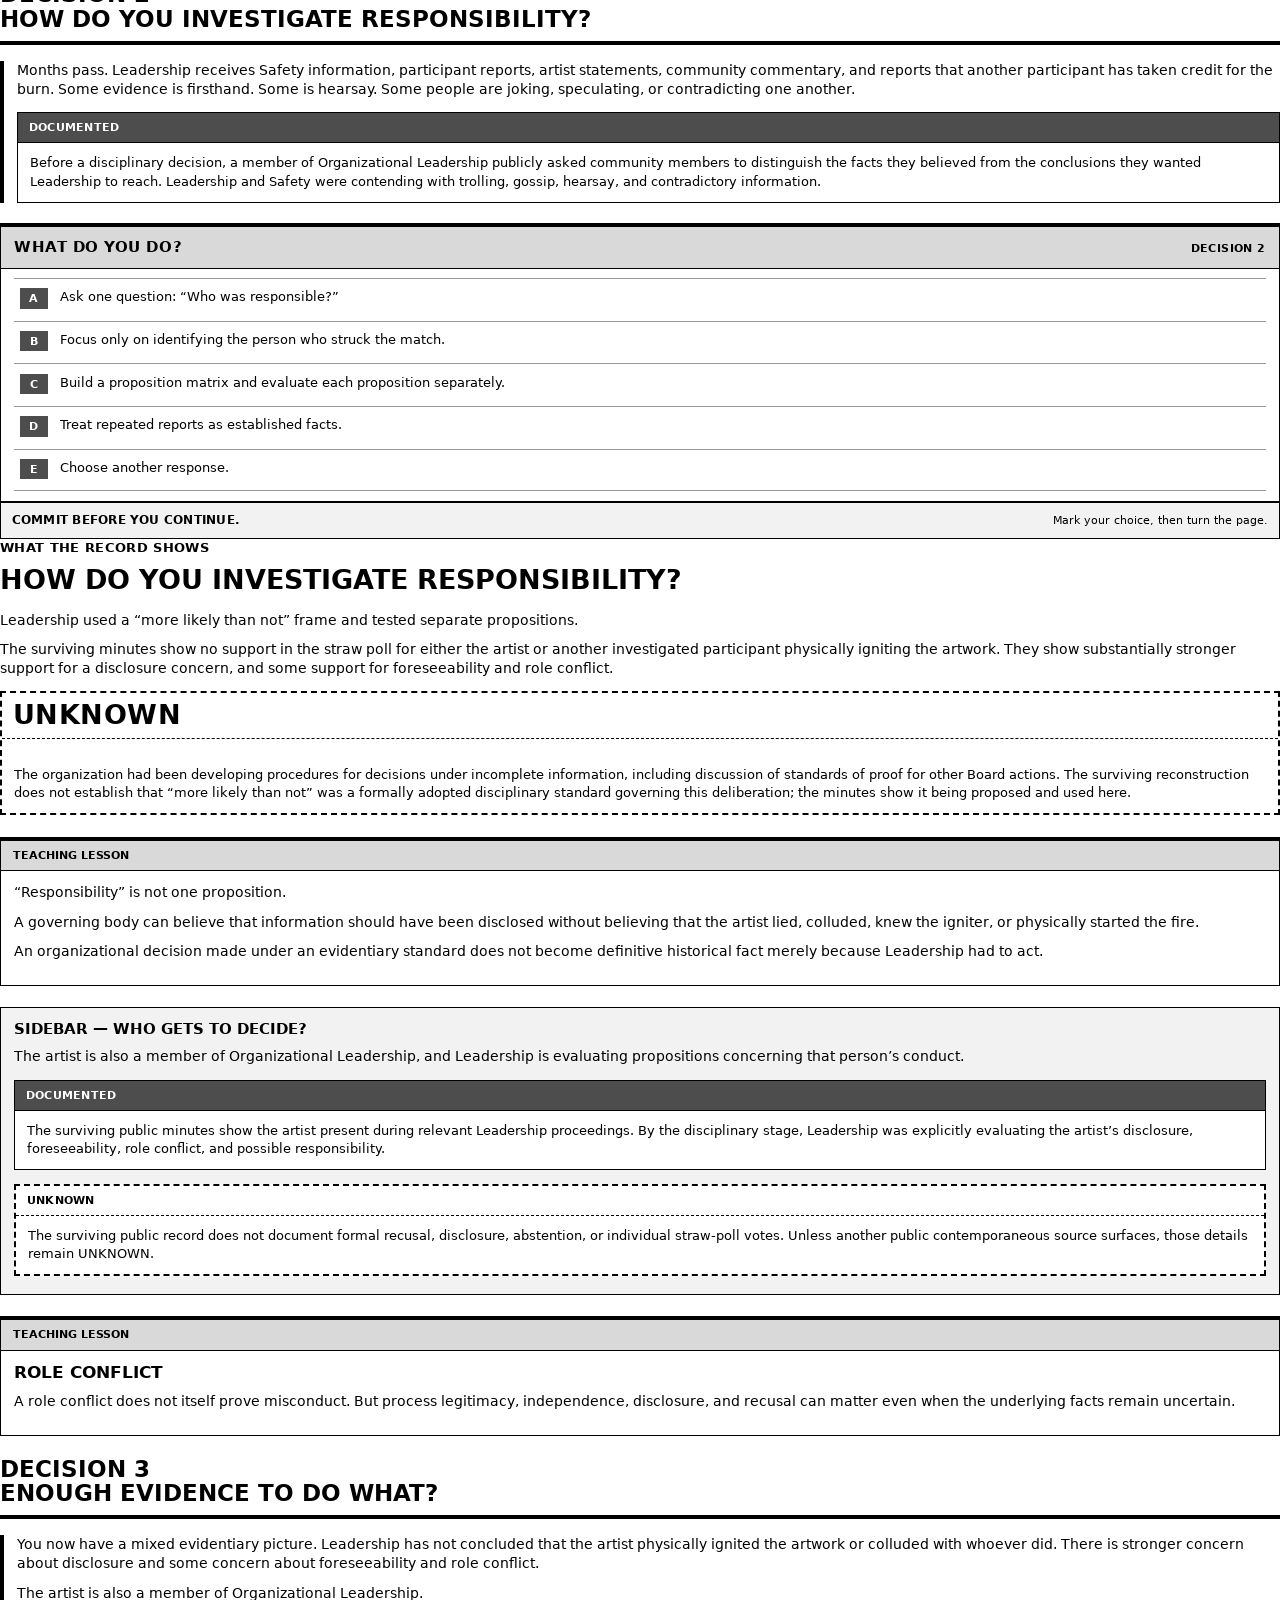
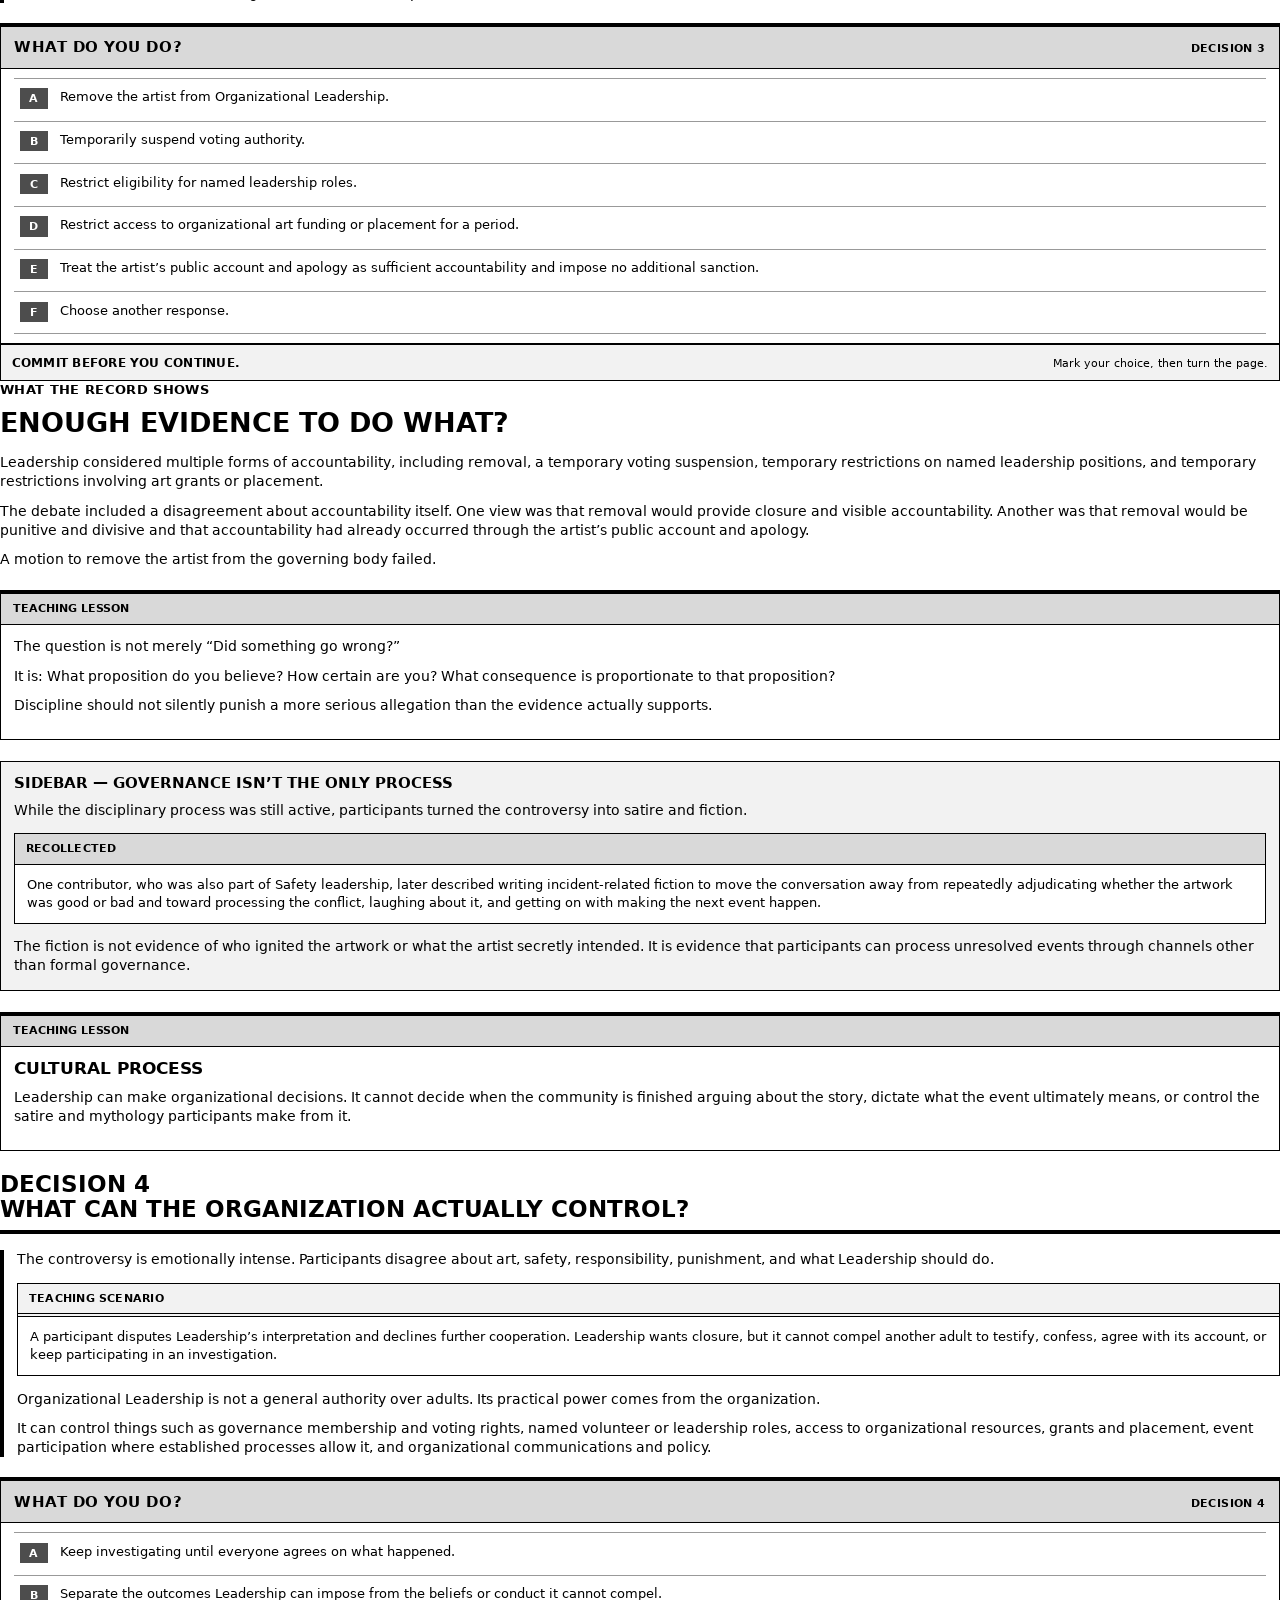
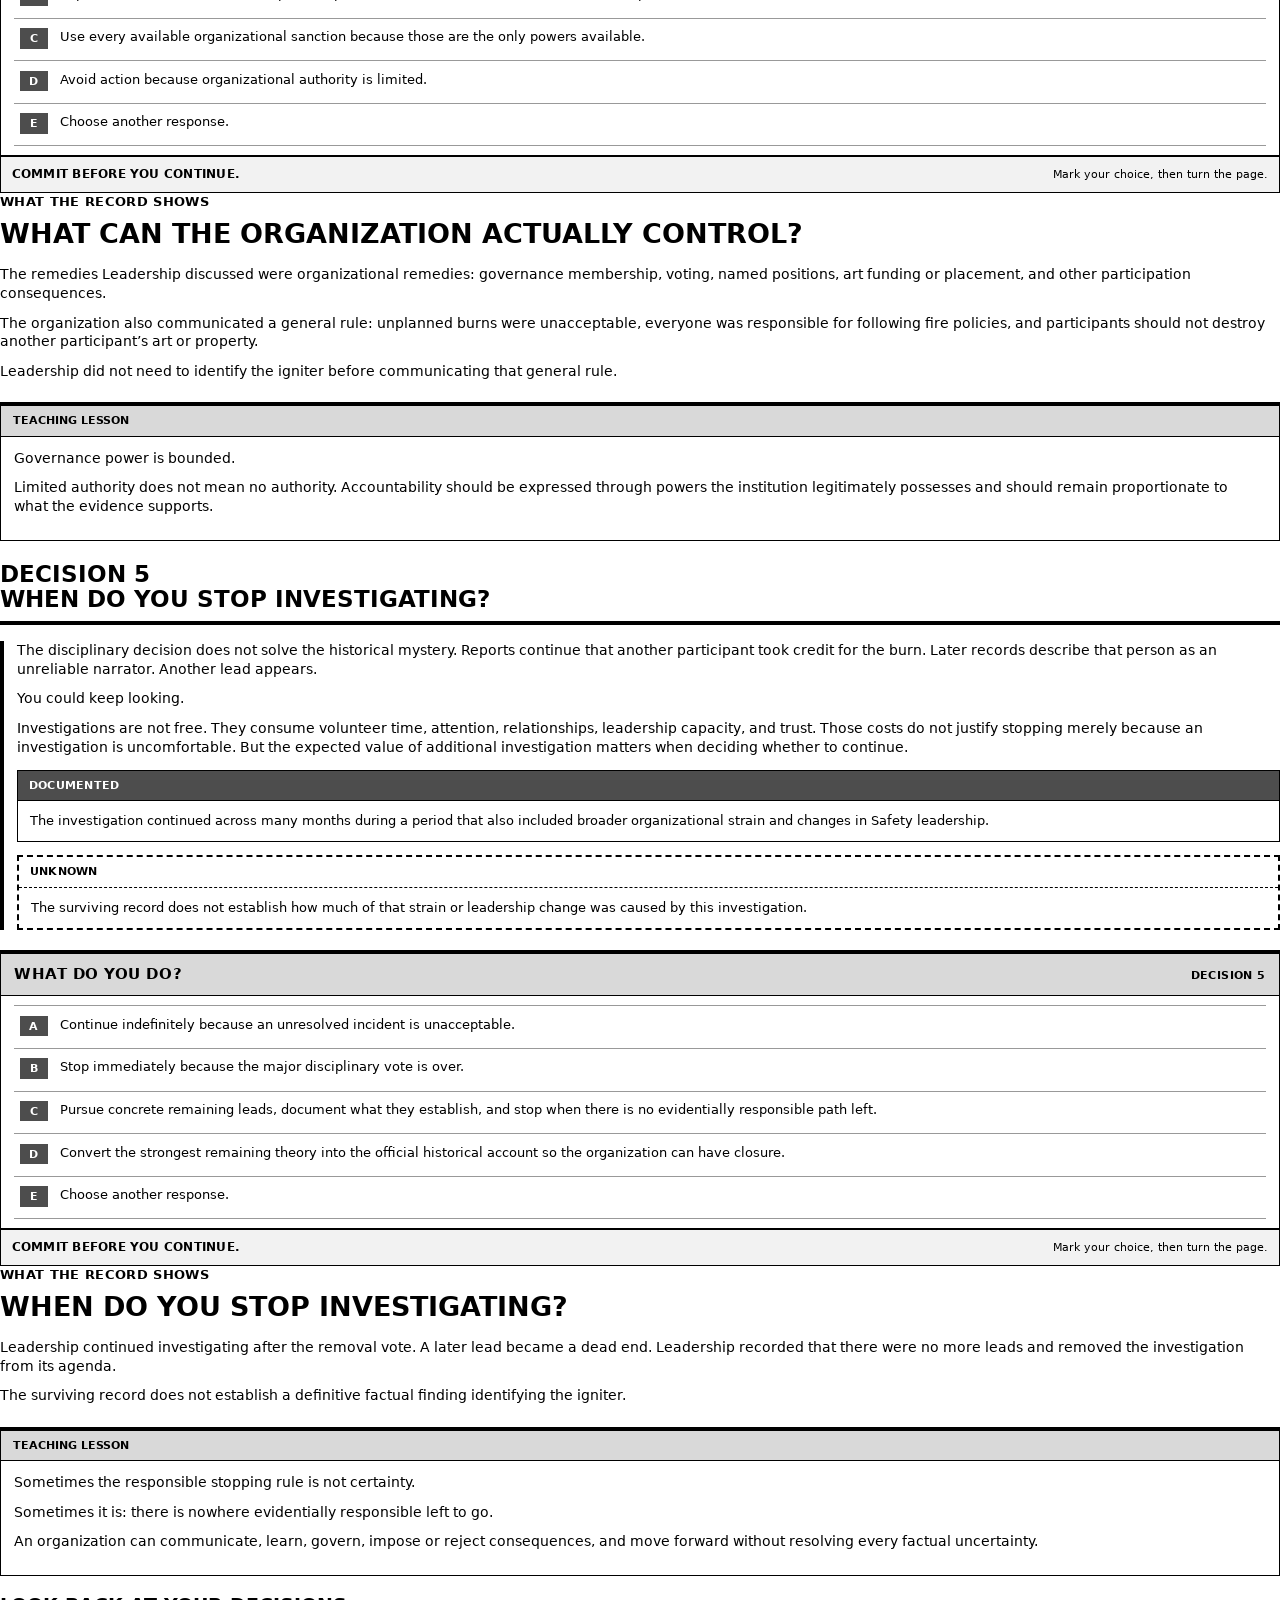
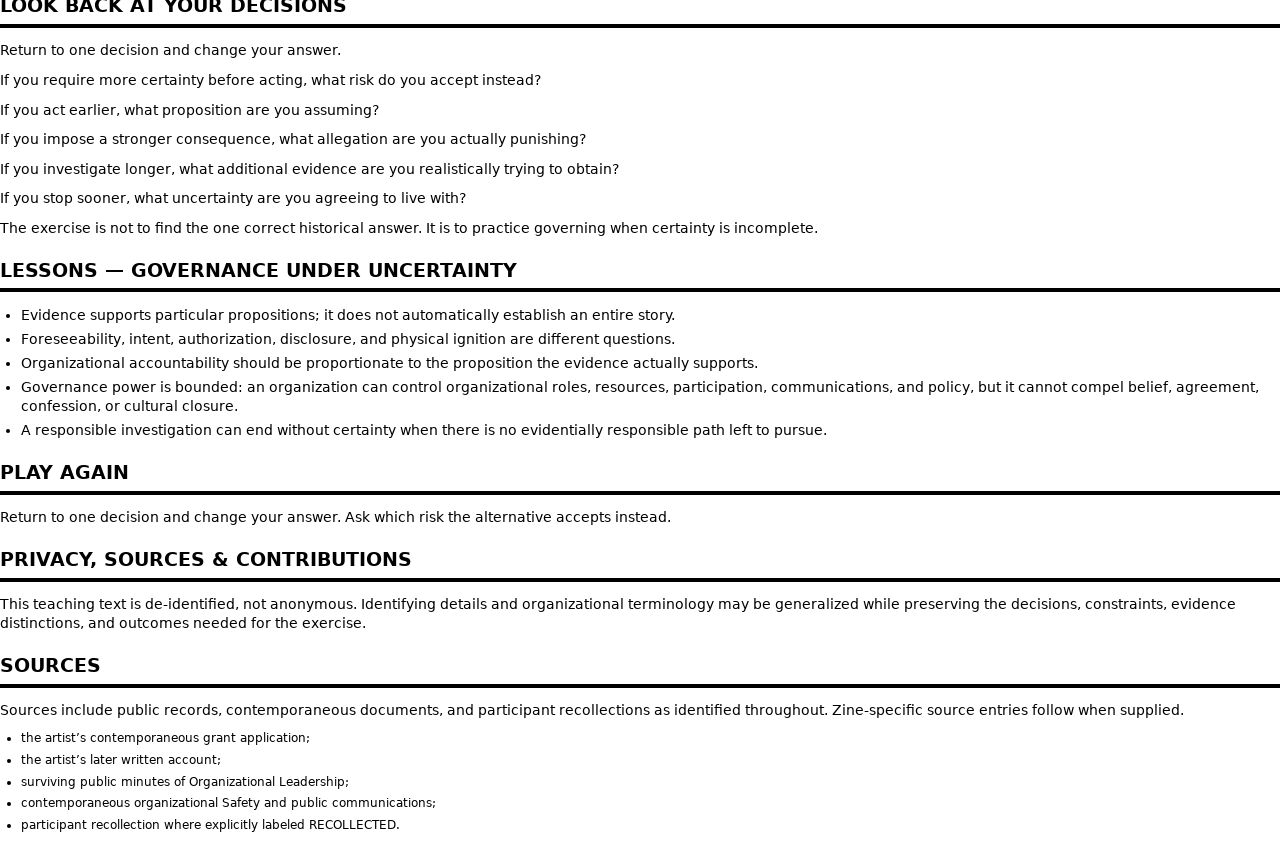
<file: output/html/artwork-fire-reader.html>
<!doctype html><html><head><meta charset='utf-8'><title>ART, EVIDENCE &amp; ATTRIBUTION</title><link rel='stylesheet' href='../../renderer/zine.css'></head><body><section class="cover"><div class="kicker">A DECISION-BASED TEACHING RECONSTRUCTION</div><h1>ART, EVIDENCE &amp; ATTRIBUTION</h1><p class="subtitle">Governance, evidence, authority, and uncertainty</p><p class="deck">A private decision game about what the evidence establishes, what action it justifies, and when an organization should stop looking.</p></section><main class="foundation"><h1 class="foundation-title">HOW TO USE THIS ZINE</h1><section><h2>HOW TO READ THIS</h2><p>Make each decision before continuing. After each decision, turn the page to learn what the surviving record establishes and what remains uncertain.</p></section><section><h2>PROVENANCE VOCABULARY</h2><div class="provenance-grid"><section class="semantic-card semantic-card--documented"><h3 class="semantic-card__title">DOCUMENTED</h3><div class="semantic-card__body"><p>Supported by a contemporaneous, public, or otherwise identified source at the level claimed.</p></div></section><section class="semantic-card semantic-card--recollected"><h3 class="semantic-card__title">RECOLLECTED</h3><div class="semantic-card__body"><p>Participant or contributor recollection not independently verified at the level claimed.</p></div></section><section class="semantic-card semantic-card--unknown"><h3 class="semantic-card__title">UNKNOWN</h3><div class="semantic-card__body"><p>A gap the surviving reconstruction does not establish.</p></div></section><section class="semantic-card semantic-card--teaching-scenario"><h3 class="semantic-card__title">TEACHING SCENARIO</h3><div class="semantic-card__body"><p>Generalized, normalized, or constructed material used to make the exercise understandable or playable.</p></div></section></div></section><section class="intent"><h2>INTENT</h2><p>CORE QUESTION</p><p>You rarely get to know everything. The question is not simply whether you have enough evidence. The question is: enough evidence to do what?</p></section><section class="identity"><h2>WHO ARE YOU?</h2><p>You are part of Organizational Leadership for a volunteer-run arts event. A large participant-built artwork burned without an approved burn plan. Safety says the organization does not know who ignited it. The artist is also a member of Organizational Leadership.</p><p>You must decide what the evidence establishes, what action it justifies, what authority the organization actually has, and when to stop investigating.</p></section><section class="roles"><h2>ROLES IN THIS STORY</h2><ul><li><strong>Organizational Leadership</strong> — the governing body making decisions about evidence, accountability, organizational authority, and when to stop investigating.</li><li><strong>Safety</strong> — the operational function gathering and communicating safety-related information.</li><li><strong>The artist</strong> — creator of the artwork and also a member of Organizational Leadership.</li><li><strong>Other participants</strong> — witnesses, community members, and people whose reports, commentary, or conduct may become part of the record.</li></ul></section><section class="timeline-intro"><h2>TIMELINE</h2><ol class="story-timeline"><li><div class="timeline-copy"><h3>Before the event</h3><p>The artist’s grant application describes the artwork’s conceptual reference to unauthorized burning while also stating that there were no plans to burn it.</p></div></li><li><div class="timeline-copy"><h3>At the event</h3><p>The artwork burns without an approved burn plan, and the organization does not establish who ignited it.</p></div></li><li><div class="timeline-copy"><h3>In the following months</h3><p>Safety and Leadership gather information, receive participant reports, and evaluate separate propositions about responsibility.</p></div></li><li><div class="timeline-copy"><h3>During the disciplinary stage</h3><p>Leadership considers multiple possible consequences while the artist is also a member of the governing body.</p></div></li><li><div class="timeline-copy"><h3>Later</h3><p>A remaining lead becomes a dead end, Leadership records that there are no more leads, and the investigation closes without a definitive finding identifying the igniter.</p></div></li></ol></section></main><article class="decision-unit"><h1 class="decision-unit-title">DECISION 1<br>WHAT DOES THE EVIDENCE ACTUALLY ESTABLISH?</h1><div class="context-block"><section class="semantic-card semantic-card--documented"><h3 class="semantic-card__title">DOCUMENTED</h3><div class="semantic-card__body"><p>Before the event, the artist’s grant application explicitly engaged with the idea of artwork being destroyed by unauthorized burning. The proposal said the work was intended to provoke discussion about temporary art, authentic interaction, “the contexts where arson is participation,” and how people divine artistic intent.</p></div></section><section class="semantic-card semantic-card--documented"><h3 class="semantic-card__title">DOCUMENTED</h3><div class="semantic-card__body"><p>The same proposal also stated that there were no plans to burn the artwork.</p></div></section><section class="semantic-card semantic-card--documented"><h3 class="semantic-card__title">DOCUMENTED</h3><div class="semantic-card__body"><p>After the event, the artist described unauthorized burning as a foreseeable but unwanted possibility and said the risk should have been discussed more explicitly with Safety. That later account documents the artist’s retrospective understanding; it does not replace the contemporaneous proposal.</p></div></section></div><div class="choice-cycle"><section class="decision"><h2><span>WHAT DO YOU DO?</span><small>DECISION 1</small></h2><ol type="A"><li value="1">Treat the reference to unauthorized burning as proof that the artist intended the actual burn.</li><li value="2">Treat the statement that there were no plans to burn it as making all other evidence irrelevant.</li><li value="3">Separate the propositions: provenance, foreseeability, intent, authorization, disclosure, and physical ignition.</li><li value="4">Wait until the igniter is identified before drawing any conclusions.</li><li value="5">Choose another response.</li></ol></section><div class="boundary"><b>COMMIT BEFORE YOU CONTINUE.</b><span>Mark your choice, then turn the page.</span></div></div></article><article class="reveal"><h2>WHAT THE RECORD SHOWS</h2><h3>WHAT DOES THE EVIDENCE ACTUALLY ESTABLISH?</h3><p>The surviving evidence strongly establishes the artwork’s provenance and conceptual engagement with unauthorized burning. It also documents an express statement that the artwork was not planned to burn.</p><p>It does not establish who physically ignited it.</p></article><section class="lesson"><div class="lesson-label">TEACHING LESSON</div><div class="lesson-body"><p>Evidence answers propositions, not entire stories.</p><p>Foreseeability is not intent.</p><p>Intent is not authorization.</p><p>Authorization is not ignition.</p><p>Artist identity is not igniter identity.</p><p>Circumstantial evidence matters, but only for the proposition it actually supports.</p></div></section><article class="decision-unit"><h1 class="decision-unit-title">DECISION 2<br>HOW DO YOU INVESTIGATE RESPONSIBILITY?</h1><div class="context-block"><p>Months pass. Leadership receives Safety information, participant reports, artist statements, community commentary, and reports that another participant has taken credit for the burn. Some evidence is firsthand. Some is hearsay. Some people are joking, speculating, or contradicting one another.</p><section class="semantic-card semantic-card--documented"><h3 class="semantic-card__title">DOCUMENTED</h3><div class="semantic-card__body"><p>Before a disciplinary decision, a member of Organizational Leadership publicly asked community members to distinguish the facts they believed from the conclusions they wanted Leadership to reach. Leadership and Safety were contending with trolling, gossip, hearsay, and contradictory information.</p></div></section></div><div class="choice-cycle"><section class="decision"><h2><span>WHAT DO YOU DO?</span><small>DECISION 2</small></h2><ol type="A"><li value="1">Ask one question: “Who was responsible?”</li><li value="2">Focus only on identifying the person who struck the match.</li><li value="3">Build a proposition matrix and evaluate each proposition separately.</li><li value="4">Treat repeated reports as established facts.</li><li value="5">Choose another response.</li></ol></section><div class="boundary"><b>COMMIT BEFORE YOU CONTINUE.</b><span>Mark your choice, then turn the page.</span></div></div></article><article class="reveal"><h2>WHAT THE RECORD SHOWS</h2><h3>HOW DO YOU INVESTIGATE RESPONSIBILITY?</h3><p>Leadership used a “more likely than not” frame and tested separate propositions.</p><p>The surviving minutes show no support in the straw poll for either the artist or another investigated participant physically igniting the artwork. They show substantially stronger support for a disclosure concern, and some support for foreseeability and role conflict.</p><section class="semantic-card semantic-card--unknown"><h3 class="semantic-card__title">UNKNOWN</h3><div class="semantic-card__body"><p>The organization had been developing procedures for decisions under incomplete information, including discussion of standards of proof for other Board actions. The surviving reconstruction does not establish that “more likely than not” was a formally adopted disciplinary standard governing this deliberation; the minutes show it being proposed and used here.</p></div></section></article><section class="lesson"><div class="lesson-label">TEACHING LESSON</div><div class="lesson-body"><p>“Responsibility” is not one proposition.</p><p>A governing body can believe that information should have been disclosed without believing that the artist lied, colluded, knew the igniter, or physically started the fire.</p><p>An organizational decision made under an evidentiary standard does not become definitive historical fact merely because Leadership had to act.</p></div></section><aside class="sidebar"><h2>SIDEBAR — WHO GETS TO DECIDE?</h2><p>The artist is also a member of Organizational Leadership, and Leadership is evaluating propositions concerning that person’s conduct.</p><section class="semantic-card semantic-card--documented"><h3 class="semantic-card__title">DOCUMENTED</h3><div class="semantic-card__body"><p>The surviving public minutes show the artist present during relevant Leadership proceedings. By the disciplinary stage, Leadership was explicitly evaluating the artist’s disclosure, foreseeability, role conflict, and possible responsibility.</p></div></section><section class="semantic-card semantic-card--unknown"><h3 class="semantic-card__title">UNKNOWN</h3><div class="semantic-card__body"><p>The surviving public record does not document formal recusal, disclosure, abstention, or individual straw-poll votes. Unless another public contemporaneous source surfaces, those details remain UNKNOWN.</p></div></section></aside><section class="lesson"><div class="lesson-label">TEACHING LESSON</div><div class="lesson-body"><h2>ROLE CONFLICT</h2><p>A role conflict does not itself prove misconduct. But process legitimacy, independence, disclosure, and recusal can matter even when the underlying facts remain uncertain.</p></div></section><article class="decision-unit"><h1 class="decision-unit-title">DECISION 3<br>ENOUGH EVIDENCE TO DO WHAT?</h1><div class="context-block"><p>You now have a mixed evidentiary picture. Leadership has not concluded that the artist physically ignited the artwork or colluded with whoever did. There is stronger concern about disclosure and some concern about foreseeability and role conflict.</p><p>The artist is also a member of Organizational Leadership.</p></div><div class="choice-cycle"><section class="decision"><h2><span>WHAT DO YOU DO?</span><small>DECISION 3</small></h2><ol type="A"><li value="1">Remove the artist from Organizational Leadership.</li><li value="2">Temporarily suspend voting authority.</li><li value="3">Restrict eligibility for named leadership roles.</li><li value="4">Restrict access to organizational art funding or placement for a period.</li><li value="5">Treat the artist’s public account and apology as sufficient accountability and impose no additional sanction.</li><li value="6">Choose another response.</li></ol></section><div class="boundary"><b>COMMIT BEFORE YOU CONTINUE.</b><span>Mark your choice, then turn the page.</span></div></div></article><article class="reveal"><h2>WHAT THE RECORD SHOWS</h2><h3>ENOUGH EVIDENCE TO DO WHAT?</h3><p>Leadership considered multiple forms of accountability, including removal, a temporary voting suspension, temporary restrictions on named leadership positions, and temporary restrictions involving art grants or placement.</p><p>The debate included a disagreement about accountability itself. One view was that removal would provide closure and visible accountability. Another was that removal would be punitive and divisive and that accountability had already occurred through the artist’s public account and apology.</p><p>A motion to remove the artist from the governing body failed.</p></article><section class="lesson"><div class="lesson-label">TEACHING LESSON</div><div class="lesson-body"><p>The question is not merely “Did something go wrong?”</p><p>It is: What proposition do you believe? How certain are you? What consequence is proportionate to that proposition?</p><p>Discipline should not silently punish a more serious allegation than the evidence actually supports.</p></div></section><aside class="sidebar"><h2>SIDEBAR — GOVERNANCE ISN’T THE ONLY PROCESS</h2><p>While the disciplinary process was still active, participants turned the controversy into satire and fiction.</p><section class="semantic-card semantic-card--recollected"><h3 class="semantic-card__title">RECOLLECTED</h3><div class="semantic-card__body"><p>One contributor, who was also part of Safety leadership, later described writing incident-related fiction to move the conversation away from repeatedly adjudicating whether the artwork was good or bad and toward processing the conflict, laughing about it, and getting on with making the next event happen.</p></div></section><p>The fiction is not evidence of who ignited the artwork or what the artist secretly intended. It is evidence that participants can process unresolved events through channels other than formal governance.</p></aside><section class="lesson"><div class="lesson-label">TEACHING LESSON</div><div class="lesson-body"><h2>CULTURAL PROCESS</h2><p>Leadership can make organizational decisions. It cannot decide when the community is finished arguing about the story, dictate what the event ultimately means, or control the satire and mythology participants make from it.</p></div></section><article class="decision-unit"><h1 class="decision-unit-title">DECISION 4<br>WHAT CAN THE ORGANIZATION ACTUALLY CONTROL?</h1><div class="context-block"><p>The controversy is emotionally intense. Participants disagree about art, safety, responsibility, punishment, and what Leadership should do.</p><section class="semantic-card semantic-card--teaching-scenario"><h3 class="semantic-card__title">TEACHING SCENARIO</h3><div class="semantic-card__body"><p>A participant disputes Leadership’s interpretation and declines further cooperation. Leadership wants closure, but it cannot compel another adult to testify, confess, agree with its account, or keep participating in an investigation.</p></div></section><p>Organizational Leadership is not a general authority over adults. Its practical power comes from the organization.</p><p>It can control things such as governance membership and voting rights, named volunteer or leadership roles, access to organizational resources, grants and placement, event participation where established processes allow it, and organizational communications and policy.</p></div><div class="choice-cycle"><section class="decision"><h2><span>WHAT DO YOU DO?</span><small>DECISION 4</small></h2><ol type="A"><li value="1">Keep investigating until everyone agrees on what happened.</li><li value="2">Separate the outcomes Leadership can impose from the beliefs or conduct it cannot compel.</li><li value="3">Use every available organizational sanction because those are the only powers available.</li><li value="4">Avoid action because organizational authority is limited.</li><li value="5">Choose another response.</li></ol></section><div class="boundary"><b>COMMIT BEFORE YOU CONTINUE.</b><span>Mark your choice, then turn the page.</span></div></div></article><article class="reveal"><h2>WHAT THE RECORD SHOWS</h2><h3>WHAT CAN THE ORGANIZATION ACTUALLY CONTROL?</h3><p>The remedies Leadership discussed were organizational remedies: governance membership, voting, named positions, art funding or placement, and other participation consequences.</p><p>The organization also communicated a general rule: unplanned burns were unacceptable, everyone was responsible for following fire policies, and participants should not destroy another participant’s art or property.</p><p>Leadership did not need to identify the igniter before communicating that general rule.</p></article><section class="lesson"><div class="lesson-label">TEACHING LESSON</div><div class="lesson-body"><p>Governance power is bounded.</p><p>Limited authority does not mean no authority. Accountability should be expressed through powers the institution legitimately possesses and should remain proportionate to what the evidence supports.</p></div></section><article class="decision-unit"><h1 class="decision-unit-title">DECISION 5<br>WHEN DO YOU STOP INVESTIGATING?</h1><div class="context-block"><p>The disciplinary decision does not solve the historical mystery. Reports continue that another participant took credit for the burn. Later records describe that person as an unreliable narrator. Another lead appears.</p><p>You could keep looking.</p><p>Investigations are not free. They consume volunteer time, attention, relationships, leadership capacity, and trust. Those costs do not justify stopping merely because an investigation is uncomfortable. But the expected value of additional investigation matters when deciding whether to continue.</p><section class="semantic-card semantic-card--documented"><h3 class="semantic-card__title">DOCUMENTED</h3><div class="semantic-card__body"><p>The investigation continued across many months during a period that also included broader organizational strain and changes in Safety leadership.</p></div></section><section class="semantic-card semantic-card--unknown"><h3 class="semantic-card__title">UNKNOWN</h3><div class="semantic-card__body"><p>The surviving record does not establish how much of that strain or leadership change was caused by this investigation.</p></div></section></div><div class="choice-cycle"><section class="decision"><h2><span>WHAT DO YOU DO?</span><small>DECISION 5</small></h2><ol type="A"><li value="1">Continue indefinitely because an unresolved incident is unacceptable.</li><li value="2">Stop immediately because the major disciplinary vote is over.</li><li value="3">Pursue concrete remaining leads, document what they establish, and stop when there is no evidentially responsible path left.</li><li value="4">Convert the strongest remaining theory into the official historical account so the organization can have closure.</li><li value="5">Choose another response.</li></ol></section><div class="boundary"><b>COMMIT BEFORE YOU CONTINUE.</b><span>Mark your choice, then turn the page.</span></div></div></article><article class="reveal"><h2>WHAT THE RECORD SHOWS</h2><h3>WHEN DO YOU STOP INVESTIGATING?</h3><p>Leadership continued investigating after the removal vote. A later lead became a dead end. Leadership recorded that there were no more leads and removed the investigation from its agenda.</p><p>The surviving record does not establish a definitive factual finding identifying the igniter.</p></article><section class="lesson"><div class="lesson-label">TEACHING LESSON</div><div class="lesson-body"><p>Sometimes the responsible stopping rule is not certainty.</p><p>Sometimes it is: there is nowhere evidentially responsible left to go.</p><p>An organization can communicate, learn, govern, impose or reject consequences, and move forward without resolving every factual uncertainty.</p></div></section><main class="closing"><section><h2>LOOK BACK AT YOUR DECISIONS</h2><p>Return to one decision and change your answer.</p><p>If you require more certainty before acting, what risk do you accept instead?</p><p>If you act earlier, what proposition are you assuming?</p><p>If you impose a stronger consequence, what allegation are you actually punishing?</p><p>If you investigate longer, what additional evidence are you realistically trying to obtain?</p><p>If you stop sooner, what uncertainty are you agreeing to live with?</p><p>The exercise is not to find the one correct historical answer. It is to practice governing when certainty is incomplete.</p></section><section><h2>LESSONS — GOVERNANCE UNDER UNCERTAINTY</h2><ul><li>Evidence supports particular propositions; it does not automatically establish an entire story.</li><li>Foreseeability, intent, authorization, disclosure, and physical ignition are different questions.</li><li>Organizational accountability should be proportionate to the proposition the evidence actually supports.</li><li>Governance power is bounded: an organization can control organizational roles, resources, participation, communications, and policy, but it cannot compel belief, agreement, confession, or cultural closure.</li><li>A responsible investigation can end without certainty when there is no evidentially responsible path left to pursue.</li></ul></section><section><h2>PLAY AGAIN</h2><p>Return to one decision and change your answer. Ask which risk the alternative accepts instead.</p></section><section><h2>PRIVACY, SOURCES &amp; CONTRIBUTIONS</h2><p>This teaching text is de-identified, not anonymous. Identifying details and organizational terminology may be generalized while preserving the decisions, constraints, evidence distinctions, and outcomes needed for the exercise.</p></section><section><h2>SOURCES</h2><p>Sources include public records, contemporaneous documents, and participant recollections as identified throughout. Zine-specific source entries follow when supplied.</p><div class="source-list"><ul><li>the artist’s contemporaneous grant application;</li><li>the artist’s later written account;</li><li>surviving public minutes of Organizational Leadership;</li><li>contemporaneous organizational Safety and public communications;</li><li>participant recollection where explicitly labeled RECOLLECTED.</li></ul></div></section></main></body></html>
</file>
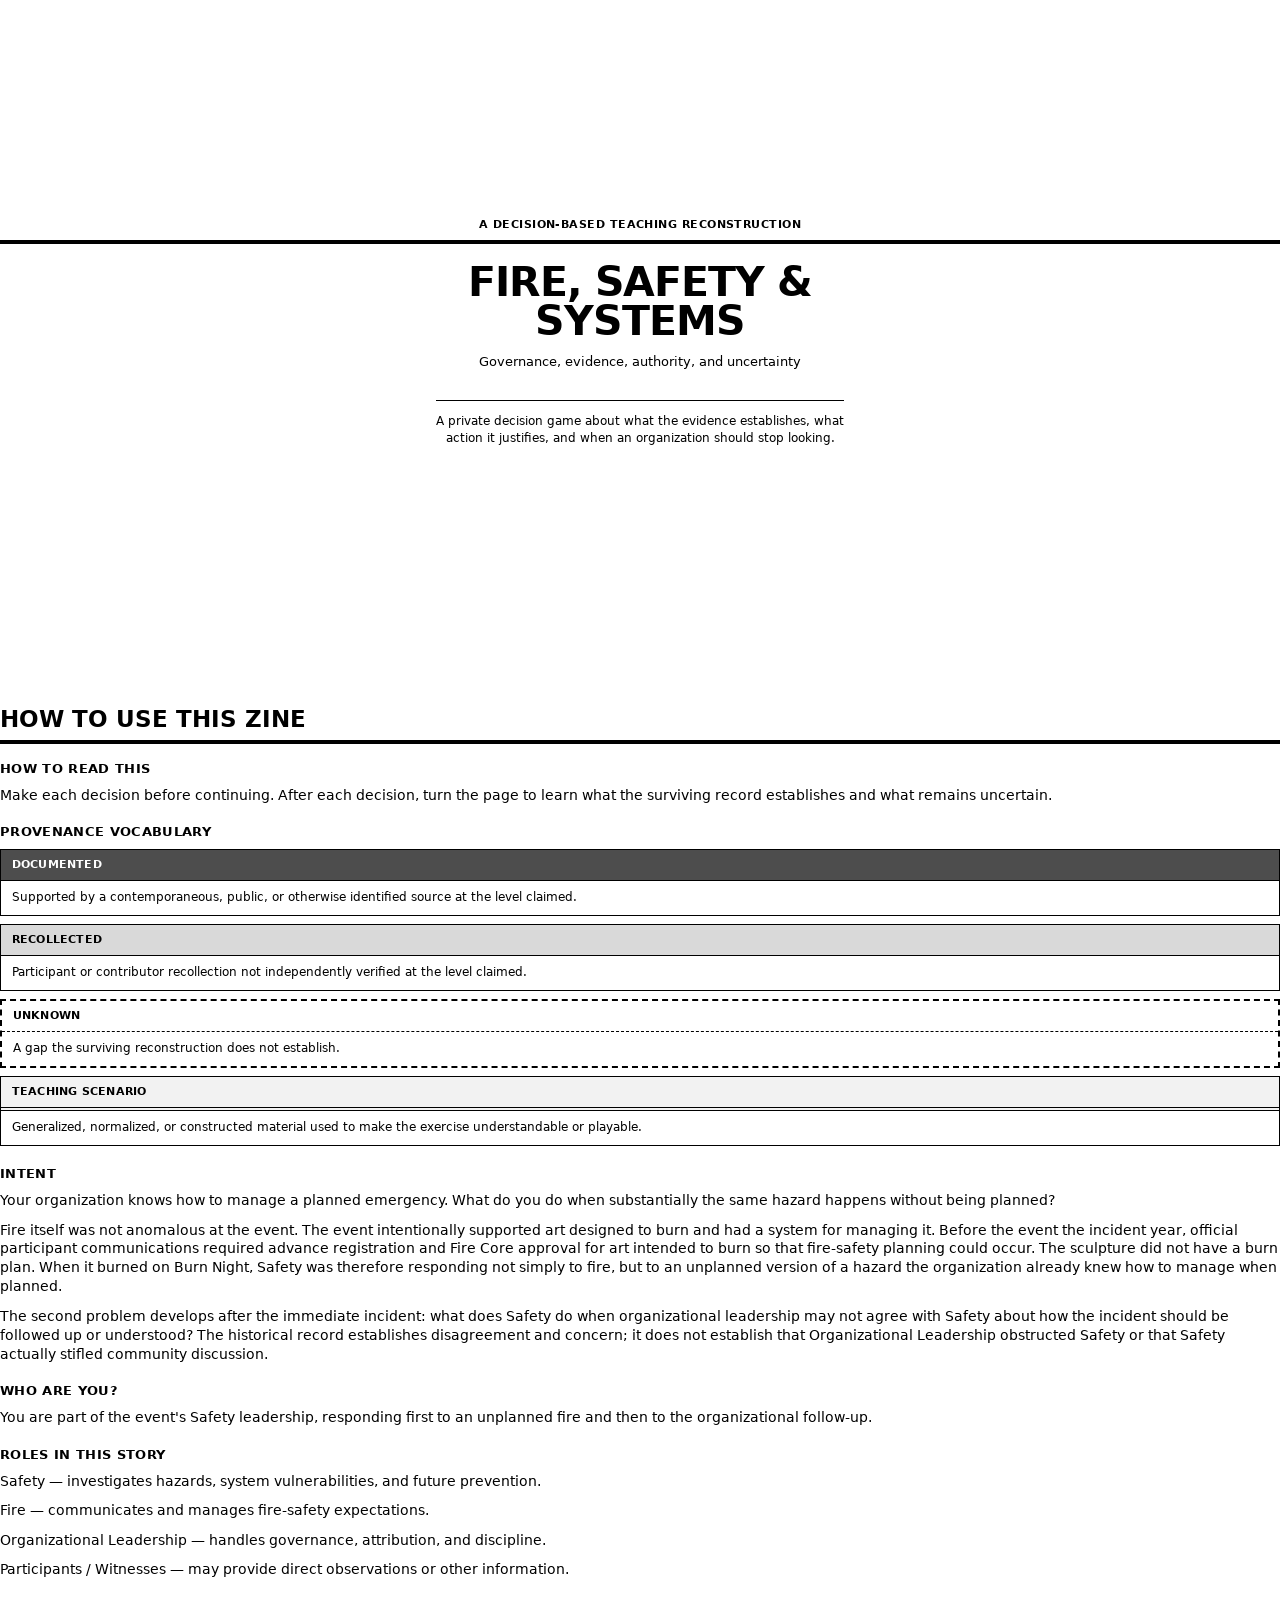
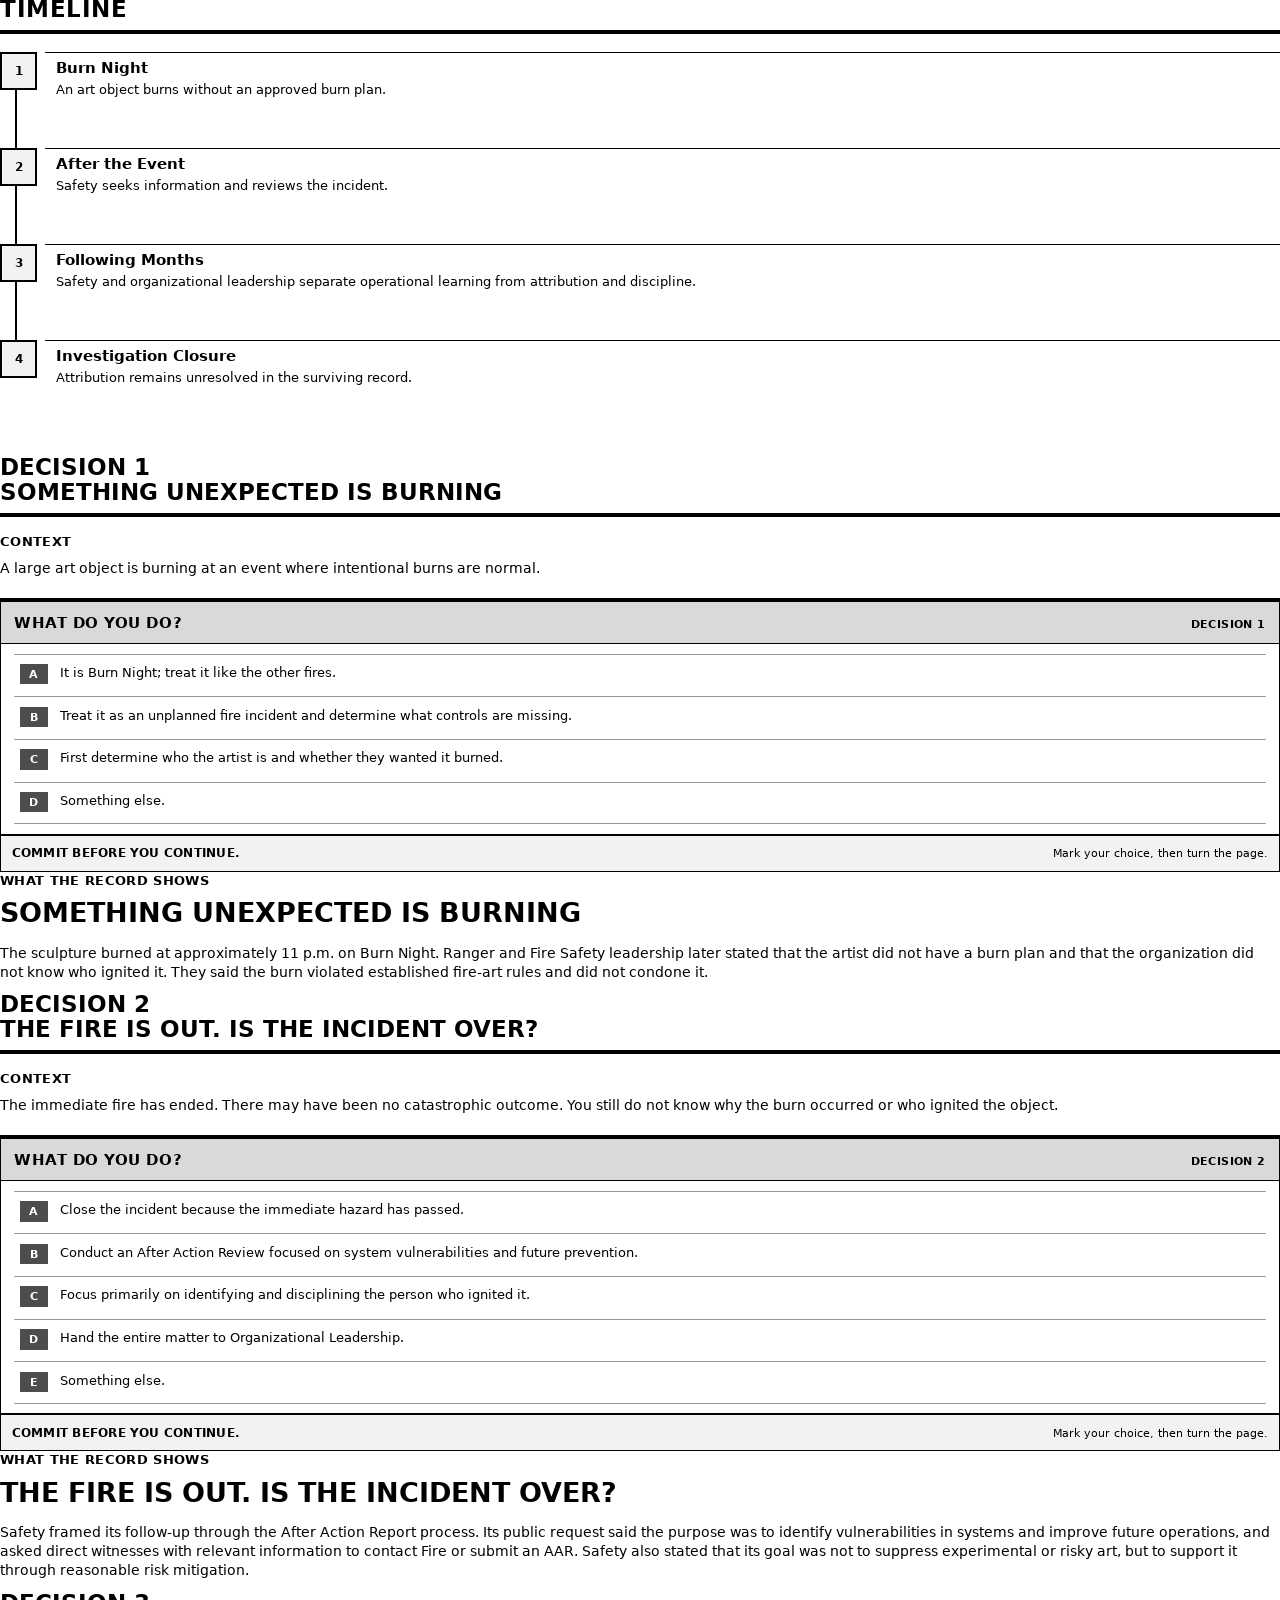
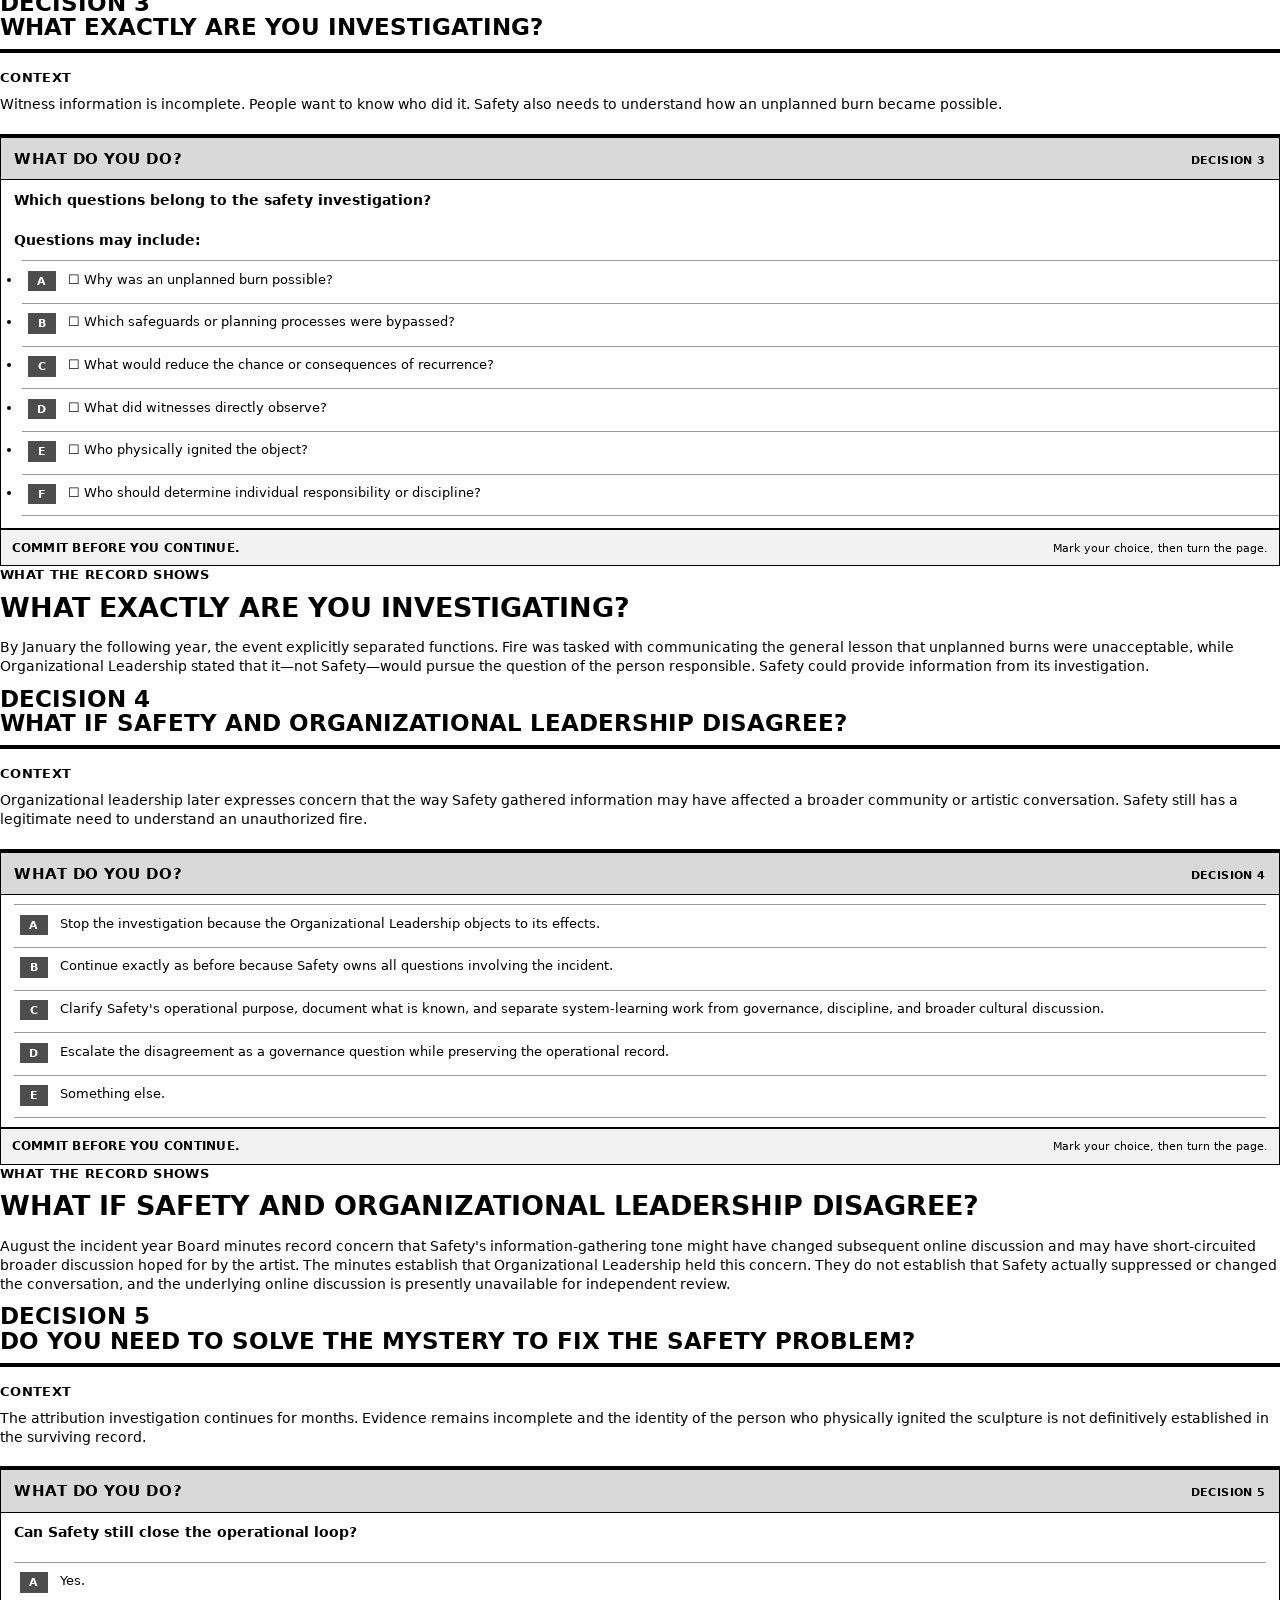
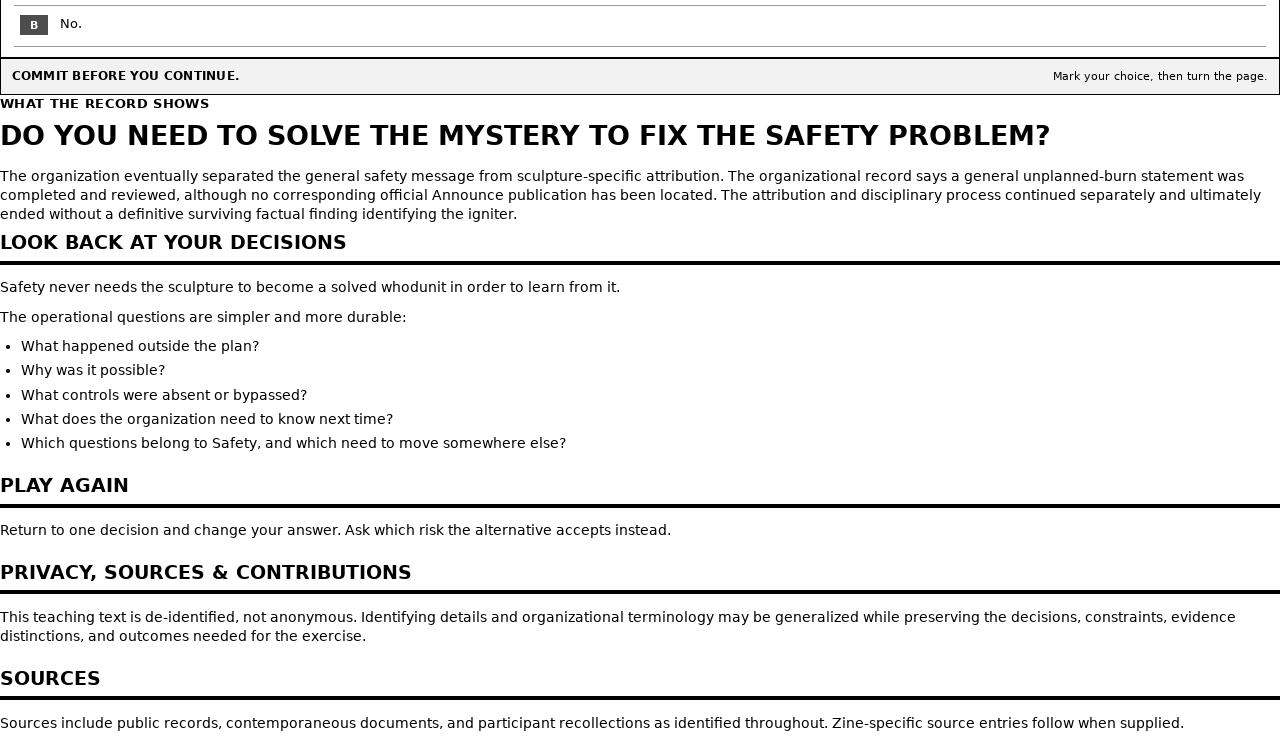
<file: output/html/unplanned-fire-safety-reader.html>
<!doctype html><html><head><meta charset='utf-8'><title>FIRE, SAFETY &amp; SYSTEMS</title><link rel='stylesheet' href='../../renderer/zine.css'></head><body><section class="cover"><div class="kicker">A DECISION-BASED TEACHING RECONSTRUCTION</div><h1>FIRE, SAFETY &amp; SYSTEMS</h1><p class="subtitle">Governance, evidence, authority, and uncertainty</p><p class="deck">A private decision game about what the evidence establishes, what action it justifies, and when an organization should stop looking.</p></section><main class="foundation"><h1 class="foundation-title">HOW TO USE THIS ZINE</h1><section><h2>HOW TO READ THIS</h2><p>Make each decision before continuing. After each decision, turn the page to learn what the surviving record establishes and what remains uncertain.</p></section><section><h2>PROVENANCE VOCABULARY</h2><div class="provenance-grid"><section class="semantic-card semantic-card--documented"><h3 class="semantic-card__title">DOCUMENTED</h3><div class="semantic-card__body"><p>Supported by a contemporaneous, public, or otherwise identified source at the level claimed.</p></div></section><section class="semantic-card semantic-card--recollected"><h3 class="semantic-card__title">RECOLLECTED</h3><div class="semantic-card__body"><p>Participant or contributor recollection not independently verified at the level claimed.</p></div></section><section class="semantic-card semantic-card--unknown"><h3 class="semantic-card__title">UNKNOWN</h3><div class="semantic-card__body"><p>A gap the surviving reconstruction does not establish.</p></div></section><section class="semantic-card semantic-card--teaching-scenario"><h3 class="semantic-card__title">TEACHING SCENARIO</h3><div class="semantic-card__body"><p>Generalized, normalized, or constructed material used to make the exercise understandable or playable.</p></div></section></div></section><section class="intent"><h2>INTENT</h2><p>Your organization knows how to manage a planned emergency. What do you do when substantially the same hazard happens without being planned?</p><p>Fire itself was not anomalous at the event. The event intentionally supported art designed to burn and had a system for managing it. Before the event the incident year, official participant communications required advance registration and Fire Core approval for art intended to burn so that fire-safety planning could occur. The sculpture did not have a burn plan. When it burned on Burn Night, Safety was therefore responding not simply to fire, but to an unplanned version of a hazard the organization already knew how to manage when planned.</p><p>The second problem develops after the immediate incident: what does Safety do when organizational leadership may not agree with Safety about how the incident should be followed up or understood? The historical record establishes disagreement and concern; it does not establish that Organizational Leadership obstructed Safety or that Safety actually stifled community discussion.</p></section><section class="identity"><h2>WHO ARE YOU?</h2><p>You are part of the event's Safety leadership, responding first to an unplanned fire and then to the organizational follow-up.</p></section><section class="roles"><h2>ROLES IN THIS STORY</h2><p>Safety — investigates hazards, system vulnerabilities, and future prevention.</p><p>Fire — communicates and manages fire-safety expectations.</p><p>Organizational Leadership — handles governance, attribution, and discipline.</p><p>Participants / Witnesses — may provide direct observations or other information.</p></section><section class="timeline-intro"><h2>TIMELINE</h2><ol class="story-timeline"><li><div class="timeline-copy"><h3>Burn Night</h3><p>An art object burns without an approved burn plan.</p></div></li><li><div class="timeline-copy"><h3>After the Event</h3><p>Safety seeks information and reviews the incident.</p></div></li><li><div class="timeline-copy"><h3>Following Months</h3><p>Safety and organizational leadership separate operational learning from attribution and discipline.</p></div></li><li><div class="timeline-copy"><h3>Investigation Closure</h3><p>Attribution remains unresolved in the surviving record.</p></div></li></ol></section></main><article class="decision-unit"><h1 class="decision-unit-title">DECISION 1<br>SOMETHING UNEXPECTED IS BURNING</h1><div class="context-block"></div><section><h2 class="section-label">CONTEXT</h2><p>A large art object is burning at an event where intentional burns are normal.</p></section><div class="choice-cycle"><section class="decision"><h2><span>WHAT DO YOU DO?</span><small>DECISION 1</small></h2><ol type="A"><li value="1">It is Burn Night; treat it like the other fires.</li><li value="2">Treat it as an unplanned fire incident and determine what controls are missing.</li><li value="3">First determine who the artist is and whether they wanted it burned.</li><li value="4">Something else.</li></ol></section><div class="boundary"><b>COMMIT BEFORE YOU CONTINUE.</b><span>Mark your choice, then turn the page.</span></div></div></article><article class="reveal"><h2>WHAT THE RECORD SHOWS</h2><h3>SOMETHING UNEXPECTED IS BURNING</h3><p>The sculpture burned at approximately 11 p.m. on Burn Night. Ranger and Fire Safety leadership later stated that the artist did not have a burn plan and that the organization did not know who ignited it. They said the burn violated established fire-art rules and did not condone it.</p></article><article class="decision-unit"><h1 class="decision-unit-title">DECISION 2<br>THE FIRE IS OUT. IS THE INCIDENT OVER?</h1><div class="context-block"></div><section><h2 class="section-label">CONTEXT</h2><p>The immediate fire has ended. There may have been no catastrophic outcome. You still do not know why the burn occurred or who ignited the object.</p></section><div class="choice-cycle"><section class="decision"><h2><span>WHAT DO YOU DO?</span><small>DECISION 2</small></h2><ol type="A"><li value="1">Close the incident because the immediate hazard has passed.</li><li value="2">Conduct an After Action Review focused on system vulnerabilities and future prevention.</li><li value="3">Focus primarily on identifying and disciplining the person who ignited it.</li><li value="4">Hand the entire matter to Organizational Leadership.</li><li value="5">Something else.</li></ol></section><div class="boundary"><b>COMMIT BEFORE YOU CONTINUE.</b><span>Mark your choice, then turn the page.</span></div></div></article><article class="reveal"><h2>WHAT THE RECORD SHOWS</h2><h3>THE FIRE IS OUT. IS THE INCIDENT OVER?</h3><p>Safety framed its follow-up through the After Action Report process. Its public request said the purpose was to identify vulnerabilities in systems and improve future operations, and asked direct witnesses with relevant information to contact Fire or submit an AAR. Safety also stated that its goal was not to suppress experimental or risky art, but to support it through reasonable risk mitigation.</p></article><article class="decision-unit"><h1 class="decision-unit-title">DECISION 3<br>WHAT EXACTLY ARE YOU INVESTIGATING?</h1><div class="context-block"></div><section><h2 class="section-label">CONTEXT</h2><p>Witness information is incomplete. People want to know who did it. Safety also needs to understand how an unplanned burn became possible.</p></section><div class="choice-cycle"><section class="decision"><h2><span>WHAT DO YOU DO?</span><small>DECISION 3</small></h2><p>Which questions belong to the safety investigation?</p><p>Questions may include:</p><ul class="print-checklist"><li>☐ Why was an unplanned burn possible?</li><li>☐ Which safeguards or planning processes were bypassed?</li><li>☐ What would reduce the chance or consequences of recurrence?</li><li>☐ What did witnesses directly observe?</li><li>☐ Who physically ignited the object?</li><li>☐ Who should determine individual responsibility or discipline?</li></ul></section><div class="boundary"><b>COMMIT BEFORE YOU CONTINUE.</b><span>Mark your choice, then turn the page.</span></div></div></article><article class="reveal"><h2>WHAT THE RECORD SHOWS</h2><h3>WHAT EXACTLY ARE YOU INVESTIGATING?</h3><p>By January the following year, the event explicitly separated functions. Fire was tasked with communicating the general lesson that unplanned burns were unacceptable, while Organizational Leadership stated that it—not Safety—would pursue the question of the person responsible. Safety could provide information from its investigation.</p></article><article class="decision-unit"><h1 class="decision-unit-title">DECISION 4<br>WHAT IF SAFETY AND ORGANIZATIONAL LEADERSHIP DISAGREE?</h1><div class="context-block"></div><section><h2 class="section-label">CONTEXT</h2><p>Organizational leadership later expresses concern that the way Safety gathered information may have affected a broader community or artistic conversation. Safety still has a legitimate need to understand an unauthorized fire.</p></section><div class="choice-cycle"><section class="decision"><h2><span>WHAT DO YOU DO?</span><small>DECISION 4</small></h2><ol type="A"><li value="1">Stop the investigation because the Organizational Leadership objects to its effects.</li><li value="2">Continue exactly as before because Safety owns all questions involving the incident.</li><li value="3">Clarify Safety's operational purpose, document what is known, and separate system-learning work from governance, discipline, and broader cultural discussion.</li><li value="4">Escalate the disagreement as a governance question while preserving the operational record.</li><li value="5">Something else.</li></ol></section><div class="boundary"><b>COMMIT BEFORE YOU CONTINUE.</b><span>Mark your choice, then turn the page.</span></div></div></article><article class="reveal"><h2>WHAT THE RECORD SHOWS</h2><h3>WHAT IF SAFETY AND ORGANIZATIONAL LEADERSHIP DISAGREE?</h3><p>August the incident year Board minutes record concern that Safety's information-gathering tone might have changed subsequent online discussion and may have short-circuited broader discussion hoped for by the artist. The minutes establish that Organizational Leadership held this concern. They do not establish that Safety actually suppressed or changed the conversation, and the underlying online discussion is presently unavailable for independent review.</p></article><article class="decision-unit"><h1 class="decision-unit-title">DECISION 5<br>DO YOU NEED TO SOLVE THE MYSTERY TO FIX THE SAFETY PROBLEM?</h1><div class="context-block"></div><section><h2 class="section-label">CONTEXT</h2><p>The attribution investigation continues for months. Evidence remains incomplete and the identity of the person who physically ignited the sculpture is not definitively established in the surviving record.</p></section><div class="choice-cycle"><section class="decision"><h2><span>WHAT DO YOU DO?</span><small>DECISION 5</small></h2><p>Can Safety still close the operational loop?</p><ol type="A"><li value="1">Yes.</li><li value="2">No.</li></ol></section><div class="boundary"><b>COMMIT BEFORE YOU CONTINUE.</b><span>Mark your choice, then turn the page.</span></div></div></article><article class="reveal"><h2>WHAT THE RECORD SHOWS</h2><h3>DO YOU NEED TO SOLVE THE MYSTERY TO FIX THE SAFETY PROBLEM?</h3><p>The organization eventually separated the general safety message from sculpture-specific attribution. The organizational record says a general unplanned-burn statement was completed and reviewed, although no corresponding official Announce publication has been located. The attribution and disciplinary process continued separately and ultimately ended without a definitive surviving factual finding identifying the igniter.</p></article><main class="closing"><section><h2>LOOK BACK AT YOUR DECISIONS</h2><p>Safety never needs the sculpture to become a solved whodunit in order to learn from it.</p><p>The operational questions are simpler and more durable:</p><ul><li>What happened outside the plan?</li><li>Why was it possible?</li><li>What controls were absent or bypassed?</li><li>What does the organization need to know next time?</li><li>Which questions belong to Safety, and which need to move somewhere else?</li></ul></section><section><h2>PLAY AGAIN</h2><p>Return to one decision and change your answer. Ask which risk the alternative accepts instead.</p></section><section><h2>PRIVACY, SOURCES &amp; CONTRIBUTIONS</h2><p>This teaching text is de-identified, not anonymous. Identifying details and organizational terminology may be generalized while preserving the decisions, constraints, evidence distinctions, and outcomes needed for the exercise.</p></section><section><h2>SOURCES</h2><p>Sources include public records, contemporaneous documents, and participant recollections as identified throughout. Zine-specific source entries follow when supplied.</p></section></main></body></html>
</file>
<file: output/site/collection.css>
@font-face { font-family:"Zine Sans"; src:url("fonts/DejaVuSans.ttf") format("truetype"); font-weight:400; font-display:swap; }
@font-face { font-family:"Zine Sans"; src:url("fonts/DejaVuSans-Bold.ttf") format("truetype"); font-weight:700; font-display:swap; }
:root { --ink:#000; --paper:#fff; --quiet:#f2f2f2; --line:#d9d9d9; --dark:#4d4d4d; }
* { box-sizing:border-box; }
html { background:var(--paper); color:var(--ink); font-family:"Zine Sans",sans-serif; }
body { margin:0; min-height:100dvh; }
a { color:inherit; }
.skip-link { position:fixed; z-index:10; left:1rem; top:-5rem; padding:.75rem 1rem; background:var(--ink); color:var(--paper); }
.skip-link:focus { top:1rem; }
.masthead { display:grid; grid-template-columns:minmax(6rem,13rem) minmax(0,48rem); gap:clamp(1.25rem,5vw,5rem); align-items:end; min-height:43vh; padding:clamp(1.25rem,5vw,4rem); background:var(--ink); color:var(--paper); }
.masthead__mark { margin:0; font-size:clamp(7rem,22vw,16rem); font-weight:700; line-height:.65; }
.masthead h1 { margin:0; font-size:clamp(3rem,9vw,7rem); line-height:.83; letter-spacing:-.055em; }
.masthead div > p { max-width:38rem; margin:1.5rem 0 0; font-size:clamp(1rem,2vw,1.25rem); line-height:1.5; }
main { width:min(100% - 2rem,70rem); margin:0 auto; padding:clamp(2rem,6vw,5rem) 0; }
.story-list { list-style:none; margin:0; padding:0; border-top:5px solid var(--ink); }
.story { display:grid; grid-template-columns:minmax(4rem,8rem) 1fr; border-bottom:2px solid var(--ink); }
.story__number { padding:1.5rem 1rem; background:var(--quiet); font-size:clamp(1.4rem,4vw,2.5rem); font-weight:700; }
.story__body { display:grid; grid-template-columns:minmax(0,1fr) auto; gap:.5rem 2rem; align-items:center; padding:1.5rem; }
.story h2 { margin:0; font-size:clamp(1.5rem,4vw,2.4rem); line-height:1; }
.story p { grid-column:1; margin:.4rem 0 0; color:var(--dark); line-height:1.45; }
.story__actions { grid-column:2; grid-row:1 / span 2; display:grid; grid-template-columns:1fr 1fr; gap:.5rem; min-width:18rem; }
.start,.download { min-height:44px; display:flex; align-items:center; justify-content:center; padding:.7rem 1rem; border:2px solid var(--ink); font-weight:700; text-decoration:none; }
.start { grid-column:1 / -1; background:var(--ink); color:var(--paper); }
.download { padding:.55rem; }
.download svg { width:1.5rem; height:1.5rem; fill:none; stroke:currentColor; stroke-width:1.8; stroke-linecap:square; stroke-linejoin:miter; }
.download:hover { background:var(--quiet); }
footer { border-top:1px solid var(--ink); padding:1.25rem; text-align:center; font-size:.85rem; }
a:focus-visible { outline:3px solid var(--ink); outline-offset:4px; }
.masthead a:focus-visible,.start:focus-visible { outline-color:currentColor; }
@media (max-width:48rem) {
  .story__body { display:block; }
  .story p { margin:.65rem 0 1rem; }
  .story__actions { min-width:0; }
}
@media (max-width:36rem) {
  .masthead { grid-template-columns:4rem 1fr; min-height:36vh; padding:1.5rem 1rem; }
  .masthead__mark { font-size:6rem; align-self:start; }
  .masthead h1 { font-size:clamp(2.5rem,14vw,4.5rem); }
  .story { grid-template-columns:3.4rem 1fr; }
  .story__number { padding:1rem .65rem; }
  .story__body { padding:1rem; }
  .start { width:100%; }
}
</file>
<file: output/site/artwork-fire/web.css>
@font-face { font-family:"Zine Sans"; src:url("fonts/DejaVuSans.ttf") format("truetype"); font-weight:400; font-display:swap; }
@font-face { font-family:"Zine Sans"; src:url("fonts/DejaVuSans-Bold.ttf") format("truetype"); font-weight:700; font-display:swap; }
:root { --ink:#000; --paper:#fff; --quiet:#f2f2f2; --line:#d9d9d9; --mid:#777; --dark:#4d4d4d; --stage:43rem; }
* { box-sizing:border-box; }
html { background:#e5e5e5; color:var(--ink); font-family:"Zine Sans",sans-serif; }
body { margin:0; min-height:100dvh; }
button,input { font:inherit; }
button { color:inherit; }
.skip-link { position:fixed; z-index:20; left:1rem; top:-5rem; padding:.75rem 1rem; background:var(--ink); color:var(--paper); }
.skip-link:focus { top:1rem; }
.app { min-height:100dvh; display:grid; grid-template-columns:minmax(13rem,18rem) minmax(0,1fr); }
.trail { height:100dvh; position:sticky; top:0; display:flex; flex-direction:column; background:var(--ink); color:var(--paper); padding:1.5rem 1.25rem; }
.trail__title { margin:0 0 .4rem; font-size:1rem; line-height:1.2; }
.all-stories { align-self:flex-start; min-height:44px; display:flex; align-items:center; margin:0 0 1rem; padding:.35rem .55rem; border:1px solid var(--paper); color:var(--paper); font-size:.82rem; font-weight:700; text-decoration:none; }
.trail__meta { margin:0; color:#ccc; font-size:.8rem; }
.trail__rule { border:0; border-top:3px solid var(--paper); width:100%; margin:1.25rem 0; }
.trail__contents { min-height:0; overflow:auto; }
.trail__contents summary { display:none; }
.trail__steps { list-style:none; padding:0; margin:0; }
.trail__steps li { position:relative; padding:.35rem 0 .95rem 2rem; color:#aaa; font-size:.82rem; line-height:1.25; }
.trail__steps li::before { content:""; position:absolute; left:.25rem; top:.4rem; width:.7rem; height:.7rem; border:2px solid currentColor; background:var(--ink); }
.trail__steps li[data-state="done"] { color:var(--paper); }
.trail__steps li[data-state="current"] { color:var(--paper); font-weight:700; }
.trail__steps li[data-state="current"]::before { background:var(--paper); }
.reader { min-width:0; display:flex; justify-content:center; padding:clamp(1rem,3vw,2.5rem) 1rem 7rem; }
.stage { width:min(100%,var(--stage)); align-self:flex-start; }
.screen { display:none; min-height:min(46rem,calc(100dvh - 8rem)); background:var(--paper); padding:clamp(1.3rem,5vw,3.2rem); border-top:6px solid var(--ink); box-shadow:0 10px 35px rgba(0,0,0,.12); }
.screen.is-active { display:block; }
.screen:focus { outline:3px solid var(--ink); outline-offset:5px; }
.screen h1 { font-size:clamp(2rem,7vw,3.8rem); line-height:.98; letter-spacing:-.035em; margin:0 0 1.5rem; }
.screen h2 { font-size:clamp(1.2rem,3.4vw,1.65rem); line-height:1.08; margin:0 0 1rem; padding-bottom:.55rem; border-bottom:3px solid var(--ink); }
.screen h3 { font-size:1rem; margin:1.25rem 0 .5rem; }
.screen p,.screen li { font-size:clamp(1rem,2.1vw,1.08rem); line-height:1.55; }
.screen p { margin:0 0 1rem; }
.screen ul { padding-left:1.25rem; }
.screen--cover { display:none; align-content:center; text-align:center; }
.screen--cover.is-active { display:grid; }
.cover__kicker { font-weight:700; border-bottom:3px solid var(--ink); padding-bottom:.7rem; margin-bottom:1.5rem; }
.cover__subtitle { max-width:31rem; margin-inline:auto !important; }
.section-label { border:0 !important; padding:0 !important; font-size:.82rem !important; letter-spacing:.04em; }
.context-block { border-left:4px solid var(--ink); padding-left:1rem; }
.provenance-grid { display:grid; gap:.75rem; }
.semantic-card { border:2px solid var(--ink); margin:1rem 0; }
.semantic-card__title { margin:0 !important; padding:.55rem .75rem; border:0 !important; border-bottom:1px solid var(--ink) !important; font-size:.78rem !important; letter-spacing:.03em; }
.semantic-card__body { padding:.8rem; }
.semantic-card__body p { margin:0; }
.semantic-card--documented .semantic-card__title { background:var(--dark); color:var(--paper); }
.semantic-card--recollected .semantic-card__title { background:var(--line); }
.semantic-card--unknown { border-style:dashed; }
.semantic-card--unknown .semantic-card__title { border-bottom-style:dashed !important; }
.semantic-card--teaching-scenario { border-style:double; border-width:4px; }
.response-recap { margin:0 0 1.5rem; border:2px solid var(--ink); background:var(--quiet); }
.response-recap__label { padding:.5rem .75rem; border-bottom:1px solid var(--ink); background:var(--line); font-size:.78rem; font-weight:700; letter-spacing:.03em; }
.response-recap p { margin:0; padding:.8rem .85rem; }
.response-recap p strong { display:inline-block; margin-right:.3rem; }
.choice-list { list-style:none; margin:1.5rem 0; padding:0; display:grid; gap:.65rem; }
.choice { position:relative; }
.choice input { position:absolute; opacity:0; pointer-events:none; }
.choice label { min-height:3.4rem; display:grid; grid-template-columns:2.25rem 1fr; align-items:center; gap:.8rem; border:2px solid var(--ink); padding:.55rem .75rem .55rem .55rem; cursor:pointer; }
.choice__letter { display:grid; place-items:center; align-self:stretch; min-height:2.25rem; background:var(--dark); color:var(--paper); font-weight:700; }
.choice input:focus-visible + label { outline:3px solid var(--ink); outline-offset:3px; }
.choice input:checked + label { color:var(--paper); background:var(--ink); }
.choice input:checked + label .choice__letter { background:var(--paper); color:var(--ink); }
.response-instruction { font-weight:700; }
.free-response { display:block; margin:1.5rem 0 .5rem; font-weight:700; }
textarea[data-free-response] { width:100%; min-height:8rem; resize:vertical; border:2px solid var(--ink); padding:.75rem; font:inherit; line-height:1.45; }
textarea[data-free-response]:focus-visible { outline:3px solid var(--ink); outline-offset:3px; }
.boundary { margin:1.75rem 0 0; padding:1rem 0 0; border-top:4px solid var(--ink); display:flex; gap:1rem; justify-content:space-between; align-items:center; }
.commit { min-height:3rem; border:2px solid var(--ink); background:var(--ink); color:var(--paper); padding:.7rem 1rem; font-weight:700; cursor:pointer; }
.commit:disabled { background:var(--quiet); color:var(--mid); border-color:var(--line); cursor:not-allowed; }
.completion-actions { display:flex; flex-wrap:wrap; gap:.75rem; }
.secondary-action { min-height:3rem; display:flex; align-items:center; border:2px solid var(--ink); padding:.7rem 1rem; font-weight:700; text-decoration:none; }
.committed { font-size:.85rem; font-weight:700; }
.lesson { border:2px solid var(--ink); border-top-width:5px; }
.lesson-label { padding:.6rem .8rem; background:var(--line); border-bottom:1px solid var(--ink); font-size:.8rem; font-weight:700; }
.lesson-body { padding:1rem; }
.teaching-question { margin:1.5rem 0; padding:1rem; border-left:5px solid var(--ink); background:var(--quiet); }
.teaching-question h2 { font-size:1rem; }
.controls { position:fixed; z-index:10; left:max(18rem,0px); right:0; bottom:0; display:grid; grid-template-columns:1fr auto 1fr; align-items:center; gap:1rem; padding:.8rem max(1rem,calc((100% - var(--stage))/2)); background:rgba(255,255,255,.96); border-top:1px solid var(--ink); }
.controls button { min-height:44px; border:2px solid var(--ink); background:var(--paper); padding:.55rem 1rem; font-weight:700; cursor:pointer; }
.controls button:last-child { justify-self:end; background:var(--ink); color:var(--paper); }
.controls button:disabled { opacity:.35; cursor:not-allowed; }
.counter { font-size:.82rem; font-weight:700; white-space:nowrap; }
.status { position:absolute; width:1px; height:1px; overflow:hidden; clip:rect(0 0 0 0); }
button:focus-visible,a:focus-visible,summary:focus-visible { outline:3px solid currentColor; outline-offset:3px; }
@media (max-width:960px) {
  .app { display:block; }
  .trail { position:static; height:auto; padding:.75rem 1rem; }
  .all-stories { margin-bottom:.65rem; }
  .trail__title { white-space:nowrap; overflow:hidden; text-overflow:ellipsis; }
  .trail__meta,.trail__rule { display:none; }
  .trail__contents { overflow:visible; }
  .trail__contents summary { min-height:44px; display:flex; align-items:center; cursor:pointer; font-size:.85rem; font-weight:700; }
  .trail__contents:not([open]) .trail__steps { display:none; }
  .trail__steps { max-height:45dvh; overflow:auto; border-top:1px solid var(--paper); padding-top:.75rem; }
  .reader { padding:.75rem .65rem 6.25rem; }
  .screen { min-height:calc(100dvh - 9rem); padding:1.35rem 1.15rem 2rem; box-shadow:none; }
  .boundary { align-items:stretch; flex-direction:column; }
  .commit { width:100%; }
  .controls { left:0; padding:.65rem; gap:.5rem; }
  .controls button { padding:.5rem .7rem; }
}
@media (prefers-reduced-motion:no-preference) { .screen.is-active { animation:page-in 180ms ease-out; } @keyframes page-in { from { opacity:.65; transform:translateY(5px); } } }
@media print { .trail,.controls,.skip-link { display:none; } .reader { padding:0; } .screen { display:block; box-shadow:none; break-after:page; } }
</file>
<file: output/site/unplanned-fire-safety/web.css>
@font-face { font-family:"Zine Sans"; src:url("fonts/DejaVuSans.ttf") format("truetype"); font-weight:400; font-display:swap; }
@font-face { font-family:"Zine Sans"; src:url("fonts/DejaVuSans-Bold.ttf") format("truetype"); font-weight:700; font-display:swap; }
:root { --ink:#000; --paper:#fff; --quiet:#f2f2f2; --line:#d9d9d9; --mid:#777; --dark:#4d4d4d; --stage:43rem; }
* { box-sizing:border-box; }
html { background:#e5e5e5; color:var(--ink); font-family:"Zine Sans",sans-serif; }
body { margin:0; min-height:100dvh; }
button,input { font:inherit; }
button { color:inherit; }
.skip-link { position:fixed; z-index:20; left:1rem; top:-5rem; padding:.75rem 1rem; background:var(--ink); color:var(--paper); }
.skip-link:focus { top:1rem; }
.app { min-height:100dvh; display:grid; grid-template-columns:minmax(13rem,18rem) minmax(0,1fr); }
.trail { height:100dvh; position:sticky; top:0; display:flex; flex-direction:column; background:var(--ink); color:var(--paper); padding:1.5rem 1.25rem; }
.trail__title { margin:0 0 .4rem; font-size:1rem; line-height:1.2; }
.all-stories { align-self:flex-start; min-height:44px; display:flex; align-items:center; margin:0 0 1rem; padding:.35rem .55rem; border:1px solid var(--paper); color:var(--paper); font-size:.82rem; font-weight:700; text-decoration:none; }
.trail__meta { margin:0; color:#ccc; font-size:.8rem; }
.trail__rule { border:0; border-top:3px solid var(--paper); width:100%; margin:1.25rem 0; }
.trail__contents { min-height:0; overflow:auto; }
.trail__contents summary { display:none; }
.trail__steps { list-style:none; padding:0; margin:0; }
.trail__steps li { position:relative; padding:.35rem 0 .95rem 2rem; color:#aaa; font-size:.82rem; line-height:1.25; }
.trail__steps li::before { content:""; position:absolute; left:.25rem; top:.4rem; width:.7rem; height:.7rem; border:2px solid currentColor; background:var(--ink); }
.trail__steps li[data-state="done"] { color:var(--paper); }
.trail__steps li[data-state="current"] { color:var(--paper); font-weight:700; }
.trail__steps li[data-state="current"]::before { background:var(--paper); }
.reader { min-width:0; display:flex; justify-content:center; padding:clamp(1rem,3vw,2.5rem) 1rem 7rem; }
.stage { width:min(100%,var(--stage)); align-self:flex-start; }
.screen { display:none; min-height:min(46rem,calc(100dvh - 8rem)); background:var(--paper); padding:clamp(1.3rem,5vw,3.2rem); border-top:6px solid var(--ink); box-shadow:0 10px 35px rgba(0,0,0,.12); }
.screen.is-active { display:block; }
.screen:focus { outline:3px solid var(--ink); outline-offset:5px; }
.screen h1 { font-size:clamp(2rem,7vw,3.8rem); line-height:.98; letter-spacing:-.035em; margin:0 0 1.5rem; }
.screen h2 { font-size:clamp(1.2rem,3.4vw,1.65rem); line-height:1.08; margin:0 0 1rem; padding-bottom:.55rem; border-bottom:3px solid var(--ink); }
.screen h3 { font-size:1rem; margin:1.25rem 0 .5rem; }
.screen p,.screen li { font-size:clamp(1rem,2.1vw,1.08rem); line-height:1.55; }
.screen p { margin:0 0 1rem; }
.screen ul { padding-left:1.25rem; }
.screen--cover { display:none; align-content:center; text-align:center; }
.screen--cover.is-active { display:grid; }
.cover__kicker { font-weight:700; border-bottom:3px solid var(--ink); padding-bottom:.7rem; margin-bottom:1.5rem; }
.cover__subtitle { max-width:31rem; margin-inline:auto !important; }
.section-label { border:0 !important; padding:0 !important; font-size:.82rem !important; letter-spacing:.04em; }
.context-block { border-left:4px solid var(--ink); padding-left:1rem; }
.provenance-grid { display:grid; gap:.75rem; }
.semantic-card { border:2px solid var(--ink); margin:1rem 0; }
.semantic-card__title { margin:0 !important; padding:.55rem .75rem; border:0 !important; border-bottom:1px solid var(--ink) !important; font-size:.78rem !important; letter-spacing:.03em; }
.semantic-card__body { padding:.8rem; }
.semantic-card__body p { margin:0; }
.semantic-card--documented .semantic-card__title { background:var(--dark); color:var(--paper); }
.semantic-card--recollected .semantic-card__title { background:var(--line); }
.semantic-card--unknown { border-style:dashed; }
.semantic-card--unknown .semantic-card__title { border-bottom-style:dashed !important; }
.semantic-card--teaching-scenario { border-style:double; border-width:4px; }
.response-recap { margin:0 0 1.5rem; border:2px solid var(--ink); background:var(--quiet); }
.response-recap__label { padding:.5rem .75rem; border-bottom:1px solid var(--ink); background:var(--line); font-size:.78rem; font-weight:700; letter-spacing:.03em; }
.response-recap p { margin:0; padding:.8rem .85rem; }
.response-recap p strong { display:inline-block; margin-right:.3rem; }
.choice-list { list-style:none; margin:1.5rem 0; padding:0; display:grid; gap:.65rem; }
.choice { position:relative; }
.choice input { position:absolute; opacity:0; pointer-events:none; }
.choice label { min-height:3.4rem; display:grid; grid-template-columns:2.25rem 1fr; align-items:center; gap:.8rem; border:2px solid var(--ink); padding:.55rem .75rem .55rem .55rem; cursor:pointer; }
.choice__letter { display:grid; place-items:center; align-self:stretch; min-height:2.25rem; background:var(--dark); color:var(--paper); font-weight:700; }
.choice input:focus-visible + label { outline:3px solid var(--ink); outline-offset:3px; }
.choice input:checked + label { color:var(--paper); background:var(--ink); }
.choice input:checked + label .choice__letter { background:var(--paper); color:var(--ink); }
.response-instruction { font-weight:700; }
.free-response { display:block; margin:1.5rem 0 .5rem; font-weight:700; }
textarea[data-free-response] { width:100%; min-height:8rem; resize:vertical; border:2px solid var(--ink); padding:.75rem; font:inherit; line-height:1.45; }
textarea[data-free-response]:focus-visible { outline:3px solid var(--ink); outline-offset:3px; }
.boundary { margin:1.75rem 0 0; padding:1rem 0 0; border-top:4px solid var(--ink); display:flex; gap:1rem; justify-content:space-between; align-items:center; }
.commit { min-height:3rem; border:2px solid var(--ink); background:var(--ink); color:var(--paper); padding:.7rem 1rem; font-weight:700; cursor:pointer; }
.commit:disabled { background:var(--quiet); color:var(--mid); border-color:var(--line); cursor:not-allowed; }
.completion-actions { display:flex; flex-wrap:wrap; gap:.75rem; }
.secondary-action { min-height:3rem; display:flex; align-items:center; border:2px solid var(--ink); padding:.7rem 1rem; font-weight:700; text-decoration:none; }
.committed { font-size:.85rem; font-weight:700; }
.lesson { border:2px solid var(--ink); border-top-width:5px; }
.lesson-label { padding:.6rem .8rem; background:var(--line); border-bottom:1px solid var(--ink); font-size:.8rem; font-weight:700; }
.lesson-body { padding:1rem; }
.teaching-question { margin:1.5rem 0; padding:1rem; border-left:5px solid var(--ink); background:var(--quiet); }
.teaching-question h2 { font-size:1rem; }
.controls { position:fixed; z-index:10; left:max(18rem,0px); right:0; bottom:0; display:grid; grid-template-columns:1fr auto 1fr; align-items:center; gap:1rem; padding:.8rem max(1rem,calc((100% - var(--stage))/2)); background:rgba(255,255,255,.96); border-top:1px solid var(--ink); }
.controls button { min-height:44px; border:2px solid var(--ink); background:var(--paper); padding:.55rem 1rem; font-weight:700; cursor:pointer; }
.controls button:last-child { justify-self:end; background:var(--ink); color:var(--paper); }
.controls button:disabled { opacity:.35; cursor:not-allowed; }
.counter { font-size:.82rem; font-weight:700; white-space:nowrap; }
.status { position:absolute; width:1px; height:1px; overflow:hidden; clip:rect(0 0 0 0); }
button:focus-visible,a:focus-visible,summary:focus-visible { outline:3px solid currentColor; outline-offset:3px; }
@media (max-width:960px) {
  .app { display:block; }
  .trail { position:static; height:auto; padding:.75rem 1rem; }
  .all-stories { margin-bottom:.65rem; }
  .trail__title { white-space:nowrap; overflow:hidden; text-overflow:ellipsis; }
  .trail__meta,.trail__rule { display:none; }
  .trail__contents { overflow:visible; }
  .trail__contents summary { min-height:44px; display:flex; align-items:center; cursor:pointer; font-size:.85rem; font-weight:700; }
  .trail__contents:not([open]) .trail__steps { display:none; }
  .trail__steps { max-height:45dvh; overflow:auto; border-top:1px solid var(--paper); padding-top:.75rem; }
  .reader { padding:.75rem .65rem 6.25rem; }
  .screen { min-height:calc(100dvh - 9rem); padding:1.35rem 1.15rem 2rem; box-shadow:none; }
  .boundary { align-items:stretch; flex-direction:column; }
  .commit { width:100%; }
  .controls { left:0; padding:.65rem; gap:.5rem; }
  .controls button { padding:.5rem .7rem; }
}
@media (prefers-reduced-motion:no-preference) { .screen.is-active { animation:page-in 180ms ease-out; } @keyframes page-in { from { opacity:.65; transform:translateY(5px); } } }
@media print { .trail,.controls,.skip-link { display:none; } .reader { padding:0; } .screen { display:block; box-shadow:none; break-after:page; } }
</file>
<file: prototype/print.css>
@page { size: 5.5in 8.5in; margin: 0; }
@font-face { font-family:"DejaVu Sans"; src:url("../assets/fonts/DejaVuSans.ttf") format("truetype"); font-weight:400; font-style:normal; }
@font-face { font-family:"DejaVu Sans"; src:url("../assets/fonts/DejaVuSans-Bold.ttf") format("truetype"); font-weight:700; font-style:normal; }
:root { --ink:#000; --paper:#fff; --wash:#eeeeeb; --mid:#a6a6a1; --rule:1pt; --heavy:3pt; --pad:9pt; }
* { box-sizing:border-box; }
html,body { margin:0; padding:0; color:var(--ink); background:var(--paper); font-family:"DejaVu Sans",sans-serif; }
.page { width:5.5in; height:8.5in; padding:.36in .42in .34in; position:relative; page-break-after:always; overflow:hidden; }
.page:last-child { page-break-after:auto; }
.running-head { position:relative; z-index:2; display:flex; justify-content:space-between; border-bottom:var(--heavy) solid var(--ink); padding-bottom:4pt; font-size:7.8pt; font-weight:800; letter-spacing:.045em; background:var(--paper); }
h1 { font-size:22pt; line-height:1.02; letter-spacing:-.01em; margin:3pt 0 10pt; font-weight:700; }
h2 { font-size:8.2pt; line-height:1.12; letter-spacing:.035em; margin:0 0 4pt; font-weight:700; }
p { font-size:9.6pt; line-height:1.26; margin:0; }
.content-note { display:grid; grid-template-columns:38pt 85pt 1fr; align-items:stretch; margin:10pt 0 12pt; padding:0; background:var(--wash); border:2pt solid var(--ink); }
.alert-icon { display:grid; place-items:center; color:var(--ink); background:var(--paper); border-right:var(--rule) solid var(--ink); font-size:22pt; line-height:1; font-weight:700; }
.content-note b { display:flex; align-items:center; padding:8pt 9pt; color:var(--paper); background:var(--ink); font-size:7.8pt; line-height:1.08; letter-spacing:.045em; }
.content-note p { display:flex; align-items:center; padding:8pt 10pt; font-size:8.7pt; line-height:1.2; }
.context { border-left:var(--heavy) solid var(--ink); padding-left:9pt; margin:11pt 0; }
.plan { border:var(--rule) solid var(--ink); background:var(--wash); padding:8pt var(--pad); margin:11pt 0 13pt; }
.plan h2::after { content:"  /  WHAT THE SYSTEM EXPECTED"; font-weight:500; letter-spacing:.02em; }
.decision { margin-top:0; border:2pt solid var(--ink); }
.decision h2 { margin:0; padding:7pt 9pt; color:var(--paper); background:var(--ink); display:flex; justify-content:space-between; align-items:baseline; font-size:10pt; }
.decision h2 small { font-size:6.8pt; letter-spacing:.06em; }
.decision h1 { max-width:none; margin:0; padding:9pt 10pt 7pt; font-size:20pt; background:var(--wash); }
.decision ol { list-style:none; counter-reset:option; margin:0; padding:6pt 9pt 7pt; }
.decision li { counter-increment:option; position:relative; min-height:25pt; padding:5pt 5pt 5pt 30pt; border-top:.65pt solid var(--mid); font-size:9.4pt; }
.decision li:last-child { border-bottom:.65pt solid var(--mid); }
.decision li::before { content:counter(option, upper-alpha); position:absolute; left:3pt; top:4pt; width:18pt; padding:2pt 0; color:var(--paper); background:var(--ink); text-align:center; font-size:7.5pt; font-weight:700; }
.decision li span { display:block; font-weight:400; padding-left:3pt; }
.commit { position:absolute; left:.42in; right:.42in; bottom:.72in; border-top:var(--heavy) solid var(--ink); border-bottom:var(--heavy) solid var(--ink); padding:7pt 2pt 6pt; display:flex; justify-content:space-between; align-items:baseline; }
.commit b { font-size:8.2pt; letter-spacing:.045em; }
.commit span { font-size:7.8pt; }
.reveal { margin-top:20pt; }
.reveal h1 { font-size:23pt; margin-bottom:14pt; }
.evidence { display:grid; grid-template-columns:82pt 1fr; border:var(--rule) solid var(--ink); margin:0 0 8pt; min-height:48pt; }
.evidence b { padding:9pt 7pt; font-size:7.5pt; letter-spacing:.05em; display:flex; align-items:flex-start; }
.evidence p { padding:8pt 9pt; border-left:var(--rule) solid var(--ink); font-size:9.2pt; line-height:1.22; }
.evidence.documented b { color:var(--paper); background:var(--ink); }
.evidence.recollected b { background:repeating-linear-gradient(135deg,#fff 0,#fff 4pt,#d8d8d4 4pt,#d8d8d4 5pt); }
.lesson { margin-top:18pt; border:var(--rule) solid var(--ink); border-top-width:var(--heavy); display:grid; grid-template-columns:92pt 1fr; overflow:hidden; }
.lesson-label { background:var(--ink); color:var(--paper); padding:9pt 8pt; border-right:var(--rule) solid var(--ink); font-size:7.6pt; line-height:1.08; letter-spacing:.05em; font-weight:850; }
.lesson-body { padding:8pt 10pt 9pt; }
.lesson-body h2 { font-size:10pt; margin-bottom:4pt; }
.lesson-body p { font-size:9pt; line-height:1.2; }
.lesson-body .question { margin-top:7pt; padding-top:6pt; border-top:.7pt solid var(--mid); font-weight:800; }
.timeline { position:absolute; z-index:2; left:.42in; right:.42in; bottom:.31in; display:grid; grid-template-columns:repeat(5,1fr); border-top:.7pt solid var(--ink); padding-top:5pt; background:var(--paper); }
.timeline span { position:relative; text-align:center; font-size:5.8pt; line-height:1; }
.timeline span::before { content:""; position:absolute; width:4pt; height:4pt; border:.7pt solid var(--ink); background:var(--paper); border-radius:50%; top:-7.5pt; left:calc(50% - 2pt); }
.timeline span.active { font-weight:900; }
.timeline span.active::before { background:var(--ink); }
footer { position:absolute; bottom:.1in; left:0; right:0; text-align:center; font-size:6.5pt; }
</file>
<file: renderer/zine.css>
@page { size: 5.5in 8.5in; margin: .38in .42in .75in; }
@font-face { font-family:"DejaVu Sans"; src:url("../assets/fonts/DejaVuSans.ttf") format("truetype"); font-weight:400; }
@font-face { font-family:"DejaVu Sans"; src:url("../assets/fonts/DejaVuSans-Bold.ttf") format("truetype"); font-weight:700; }
:root {
  --ink:#000000;
  --paper:#ffffff;
  --gray-05:#f2f2f2;
  --gray-15:#d9d9d9;
  --gray-40:#999999;
  --gray-70:#4d4d4d;
}
* { box-sizing:border-box; }
html,body { margin:0; color:var(--ink); background:var(--paper); font-family:"DejaVu Sans",sans-serif; font-size:10.5pt; line-height:1.35; }
body { counter-reset: decision; }
p { margin:0 0 8pt; orphans:3; widows:3; }
ul,ol { margin:5pt 0 9pt 16pt; padding:0; }
li { margin:0 0 4pt; }
h1,h2,h3 { break-after:avoid; }
.cover { height:7.37in; display:flex; flex-direction:column; justify-content:center; padding-bottom:.45in; text-align:center; break-after:page; }
.cover .kicker { font-size:8.5pt; font-weight:700; letter-spacing:.04em; border-bottom:3pt solid var(--ink); padding-bottom:6pt; }
.cover h1 { align-self:center; max-width:4.45in; font-size:31pt; line-height:.96; letter-spacing:-.025em; margin:14pt 0 8pt; }
.cover .subtitle { font-size:10pt; margin-bottom:22pt; }
.cover .deck { align-self:center; border-top:1pt solid var(--ink); padding-top:9pt; max-width:4.25in; margin:0 auto; font-size:9.25pt; line-height:1.4; }
.foundation-title { font-size:17pt; line-height:1; margin:0 0 12pt; border-bottom:3pt solid var(--ink); padding-bottom:7pt; }
.foundation { break-before:page; }
.foundation section { margin:0 0 14pt; }
.foundation h2,.section-label { font-size:10pt; letter-spacing:.025em; margin:0 0 6pt; }
.provenance-grid { display:grid; grid-template-columns:1fr; gap:6pt; }
.provenance-grid .semantic-card { margin:0; min-height:0; }
.provenance-grid .semantic-card__body { padding:7pt 8pt; }
.provenance-grid .semantic-card__body p { font-size:9pt; line-height:1.32; }
.identity,.roles { break-inside:avoid; }
.roles li { margin-bottom:6pt; }
.timeline-intro { break-before:page; }
.timeline-intro > h2 { font-size:17pt; line-height:1; margin:0 0 14pt; border-bottom:3pt solid var(--ink); padding-bottom:7pt; }
.story-timeline { list-style:none; counter-reset:phase; margin:0; padding:0; }
.story-timeline li { counter-increment:phase; position:relative; display:grid; grid-template-columns:34pt 1fr; min-height:72pt; margin:0; padding:0 0 11pt; break-inside:avoid; }
.story-timeline li::before { content:counter(phase); position:relative; z-index:2; width:25pt; height:25pt; display:grid; place-items:center; border:2pt solid var(--ink); background:var(--gray-05); font-size:9pt; font-weight:700; }
.story-timeline li::after { content:""; position:absolute; z-index:1; left:11.5pt; top:25pt; bottom:0; border-left:2pt solid var(--ink); }
.story-timeline li:last-child::after { display:none; }
.timeline-copy { border-top:1pt solid var(--ink); padding:5pt 0 0 8pt; }
.timeline-copy h3 { font-size:11pt; line-height:1.15; margin:0 0 4pt; }
.timeline-copy p { font-size:9.5pt; line-height:1.34; margin:0; }
.decision-unit { break-before:page; }
.decision-unit-title { font-size:17pt; line-height:1.08; margin:0 0 12pt; padding-bottom:7pt; border-bottom:3pt solid var(--ink); }
.context-block { border-left:3pt solid var(--ink); padding-left:10pt; margin:0 0 12pt; }
.semantic-card {
  --semantic-title-bg:var(--paper);
  --semantic-title-color:var(--ink);
  --semantic-border-width:1pt;
  --semantic-border-style:solid;
  --semantic-rule-width:1pt;
  --semantic-rule-style:solid;
  display:grid;
  grid-template-rows:auto 1fr;
  margin:10pt 0;
  border:var(--semantic-border-width) var(--semantic-border-style) var(--ink);
  background:var(--paper);
  break-inside:avoid;
  overflow:hidden;
}
.semantic-card__title { margin:0; padding:6pt 8pt; background:var(--semantic-title-bg); color:var(--semantic-title-color); border-bottom:var(--semantic-rule-width) var(--semantic-rule-style) var(--ink); font-size:8.5pt; line-height:1.2; letter-spacing:.02em; }
.semantic-card__body { padding:8pt 9pt; }
.semantic-card__body p { margin:0; font-size:10pt; line-height:1.38; }
.semantic-card--documented { --semantic-title-bg:var(--gray-70); --semantic-title-color:var(--paper); }
.semantic-card--recollected { --semantic-title-bg:var(--gray-15); }
.semantic-card--unknown { --semantic-border-width:1.5pt; --semantic-border-style:dashed; --semantic-rule-style:dashed; }
.semantic-card--teaching-scenario { --semantic-title-bg:var(--gray-05); --semantic-rule-width:3pt; --semantic-rule-style:double; }
.choice-cycle { margin-top:15pt; border:1pt solid var(--ink); border-top-width:3pt; background:var(--paper); break-inside:avoid; }
.decision { margin:0; }
.decision h2 { margin:0; padding:8pt 10pt; color:var(--ink); background:var(--gray-15); border-bottom:1pt solid var(--ink); display:flex; justify-content:space-between; align-items:baseline; gap:10pt; font-size:11pt; letter-spacing:.035em; }
.decision h2 small { font-size:8.5pt; letter-spacing:.035em; white-space:nowrap; }
.decision > p { padding:8pt 10pt 0; font-weight:700; }
.decision ol { list-style:none; counter-reset:option; margin:0; padding:7pt 10pt 7pt; }
.decision li { counter-increment:option; position:relative; min-height:32pt; padding:7pt 6pt 7pt 34pt; border-top:1pt solid var(--gray-40); margin:0; font-size:10pt; line-height:1.35; break-inside:avoid; }
.decision li:last-child { border-bottom:.7pt solid var(--gray-40); }
.decision li::before { content:counter(option, upper-alpha); position:absolute; left:4pt; top:7pt; width:21pt; padding:3pt 0; color:var(--paper); background:var(--gray-70); text-align:center; font-size:8.5pt; line-height:1.1; font-weight:700; }
.boundary { margin:0; border-top:2pt solid var(--ink); padding:7pt 8pt; background:var(--gray-05); display:flex; justify-content:space-between; align-items:baseline; break-inside:avoid; break-after:page; }
.boundary b { font-size:9pt; letter-spacing:.02em; }
.boundary span { font-size:8.5pt; }
.reveal { break-before:page; }
.reveal h2 { font-size:10pt; letter-spacing:.025em; margin:0 0 7pt; }
.reveal h3 { font-size:20pt; line-height:1.08; margin:0 0 12pt; }
.lesson { margin:16pt 0; border:1pt solid var(--ink); border-top-width:3pt; display:block; break-inside:avoid; overflow:hidden; }
.lesson-label { background:var(--gray-15); color:var(--ink); padding:6pt 9pt; border-right:0; border-bottom:1pt solid var(--ink); font-size:8.5pt; line-height:1.2; font-weight:700; }
.lesson-body { padding:9pt 10pt 10pt; }
.lesson-body h2 { font-size:13pt; line-height:1.15; margin:0 0 7pt; }
.sidebar { background:var(--gray-05); border:1pt solid var(--ink); padding:9pt 10pt 3pt; margin:14pt 0; break-inside:avoid; }
.sidebar h2 { font-size:11pt; line-height:1.2; margin:0 0 7pt; }
.closing { break-before:page; }
.closing h2 { font-size:14pt; line-height:1; border-bottom:3pt solid var(--ink); padding-bottom:6pt; margin:0 0 10pt; }
.closing section { margin:0 0 18pt; }
.source-list { font-size:9pt; line-height:1.35; }
.page-break { break-before:page; }
</file>
